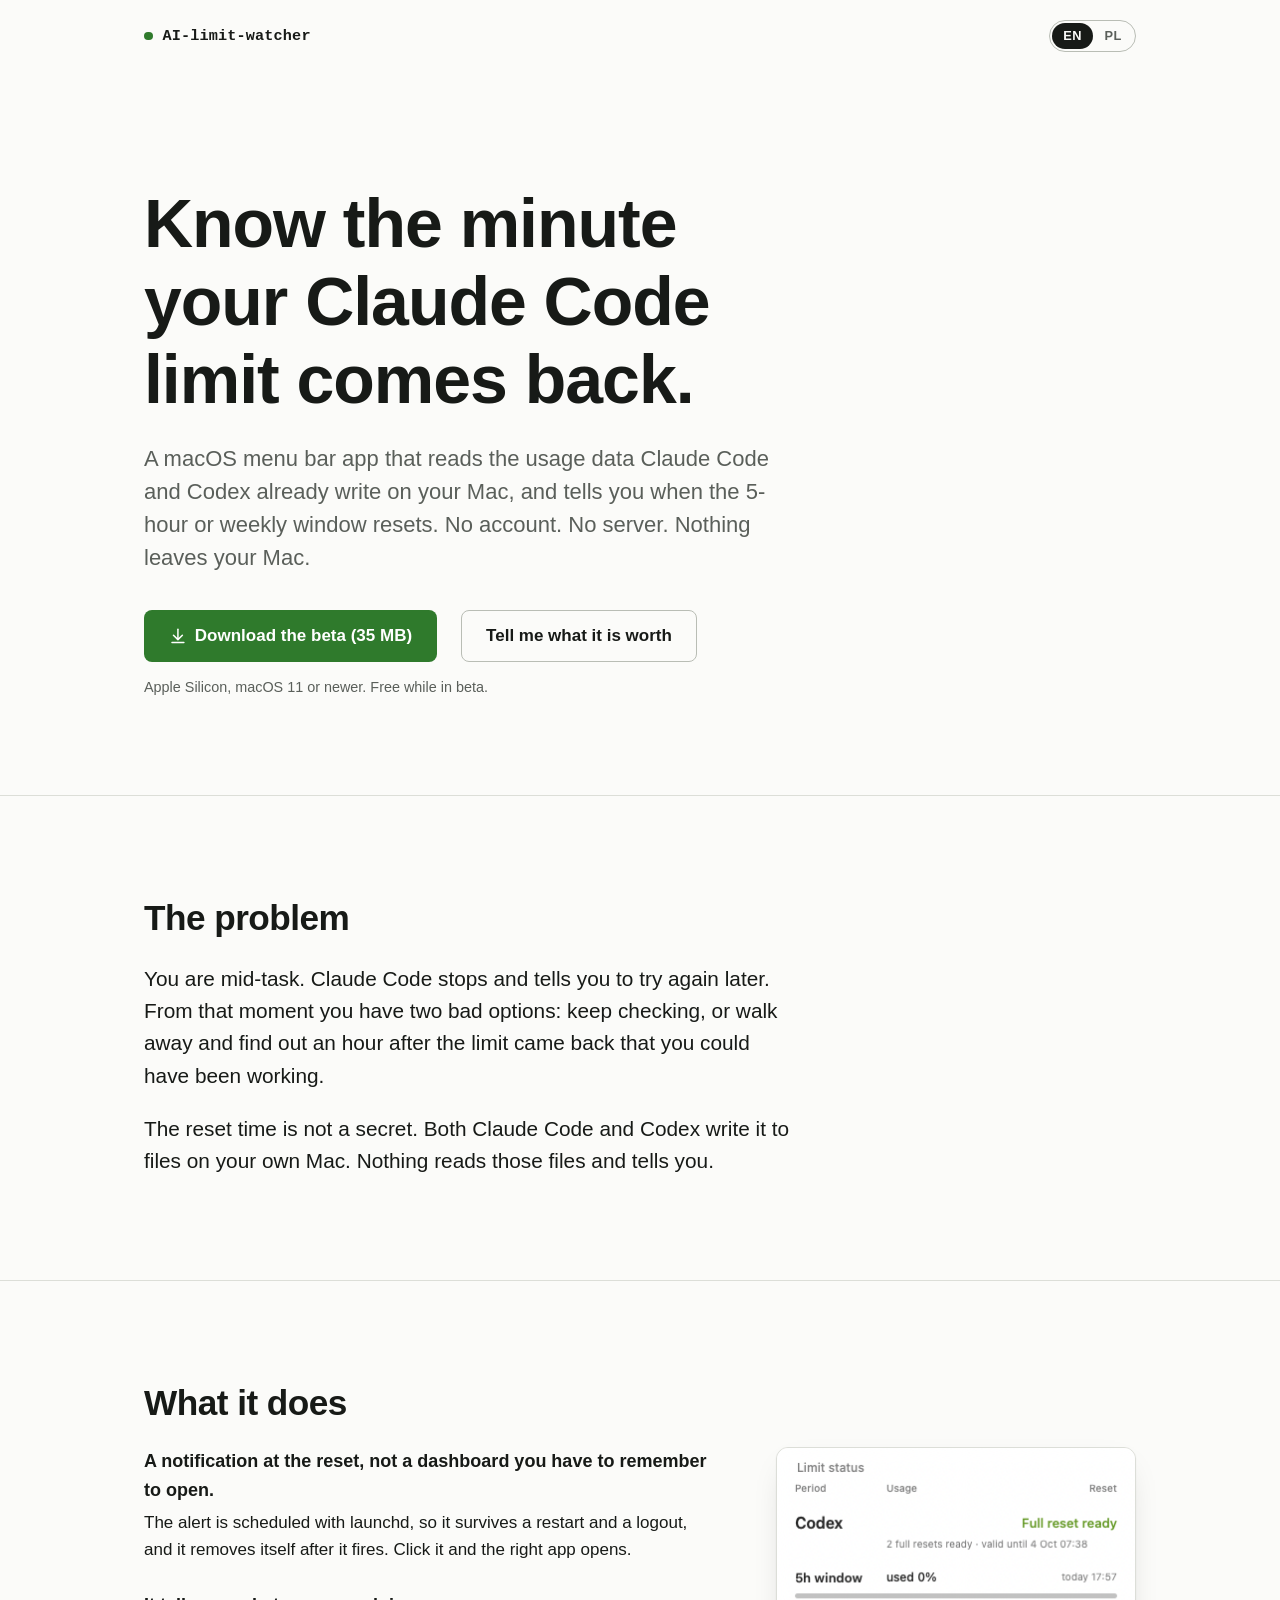
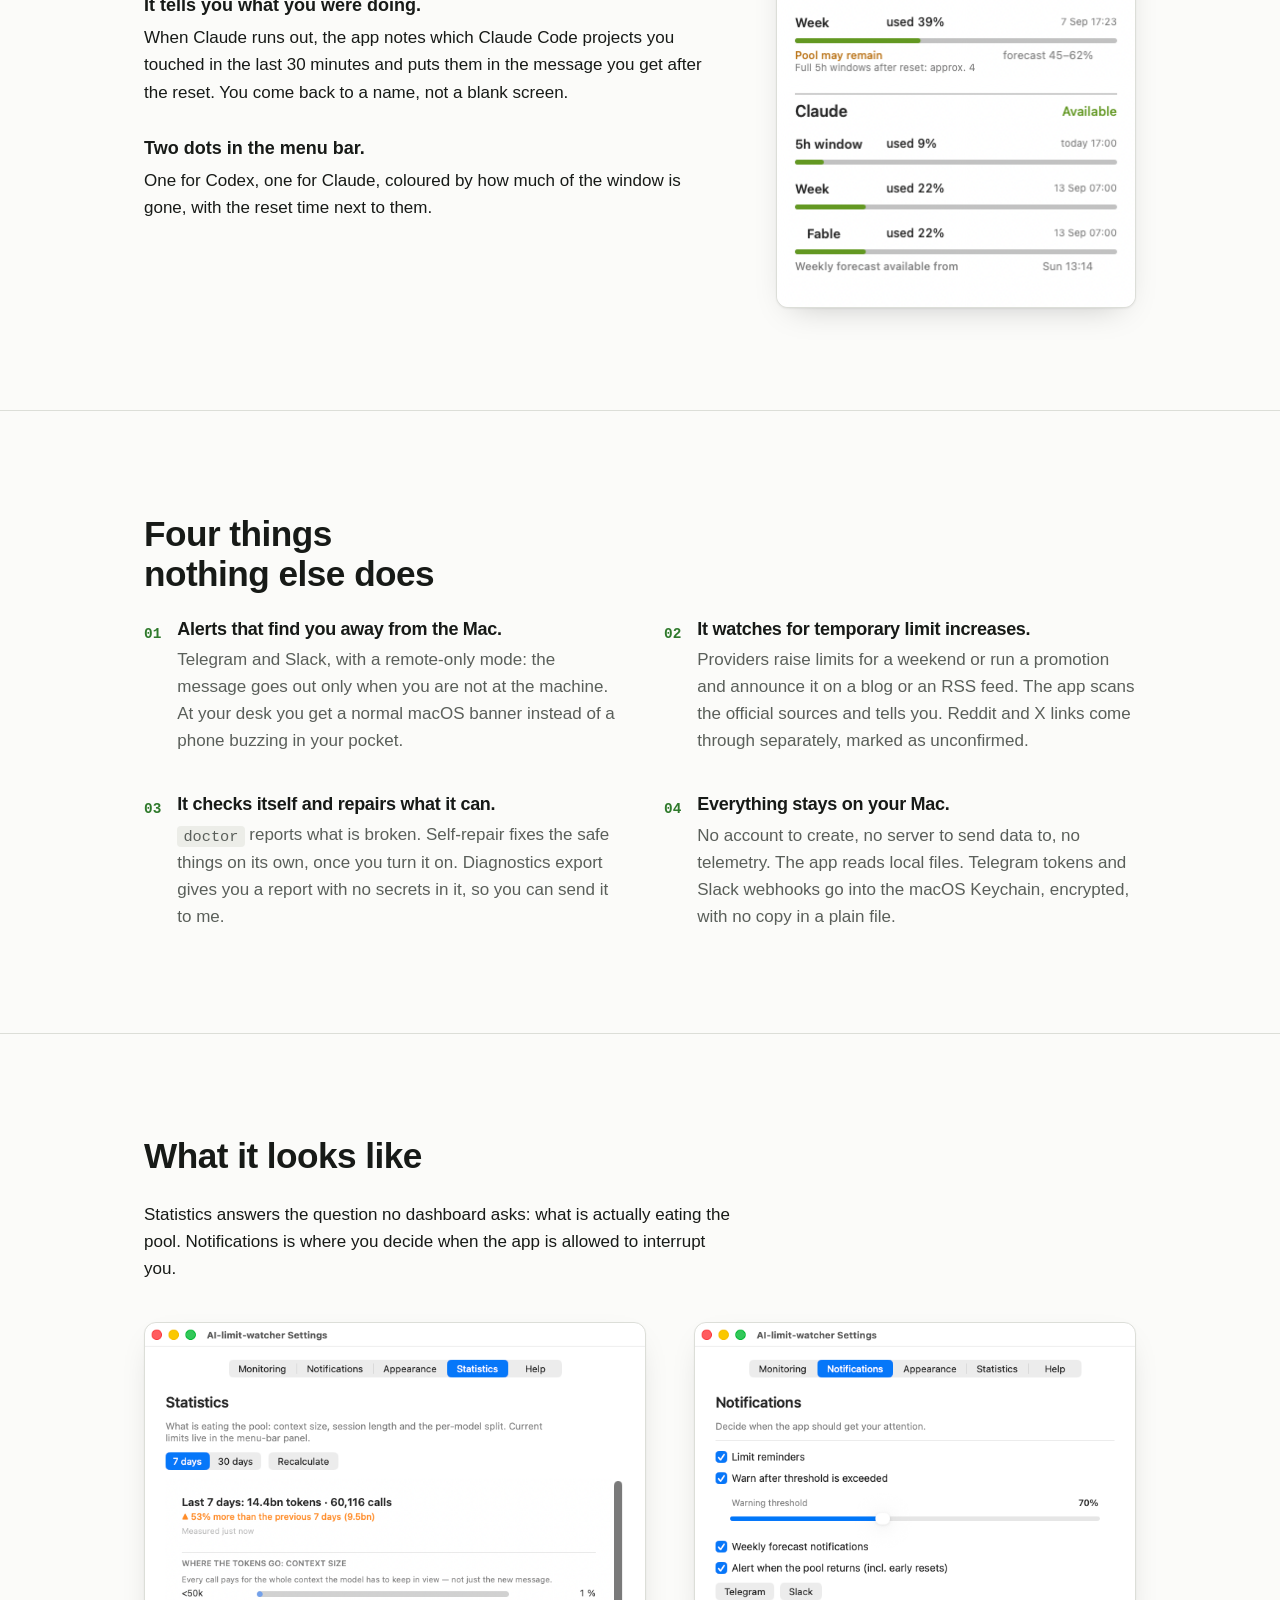
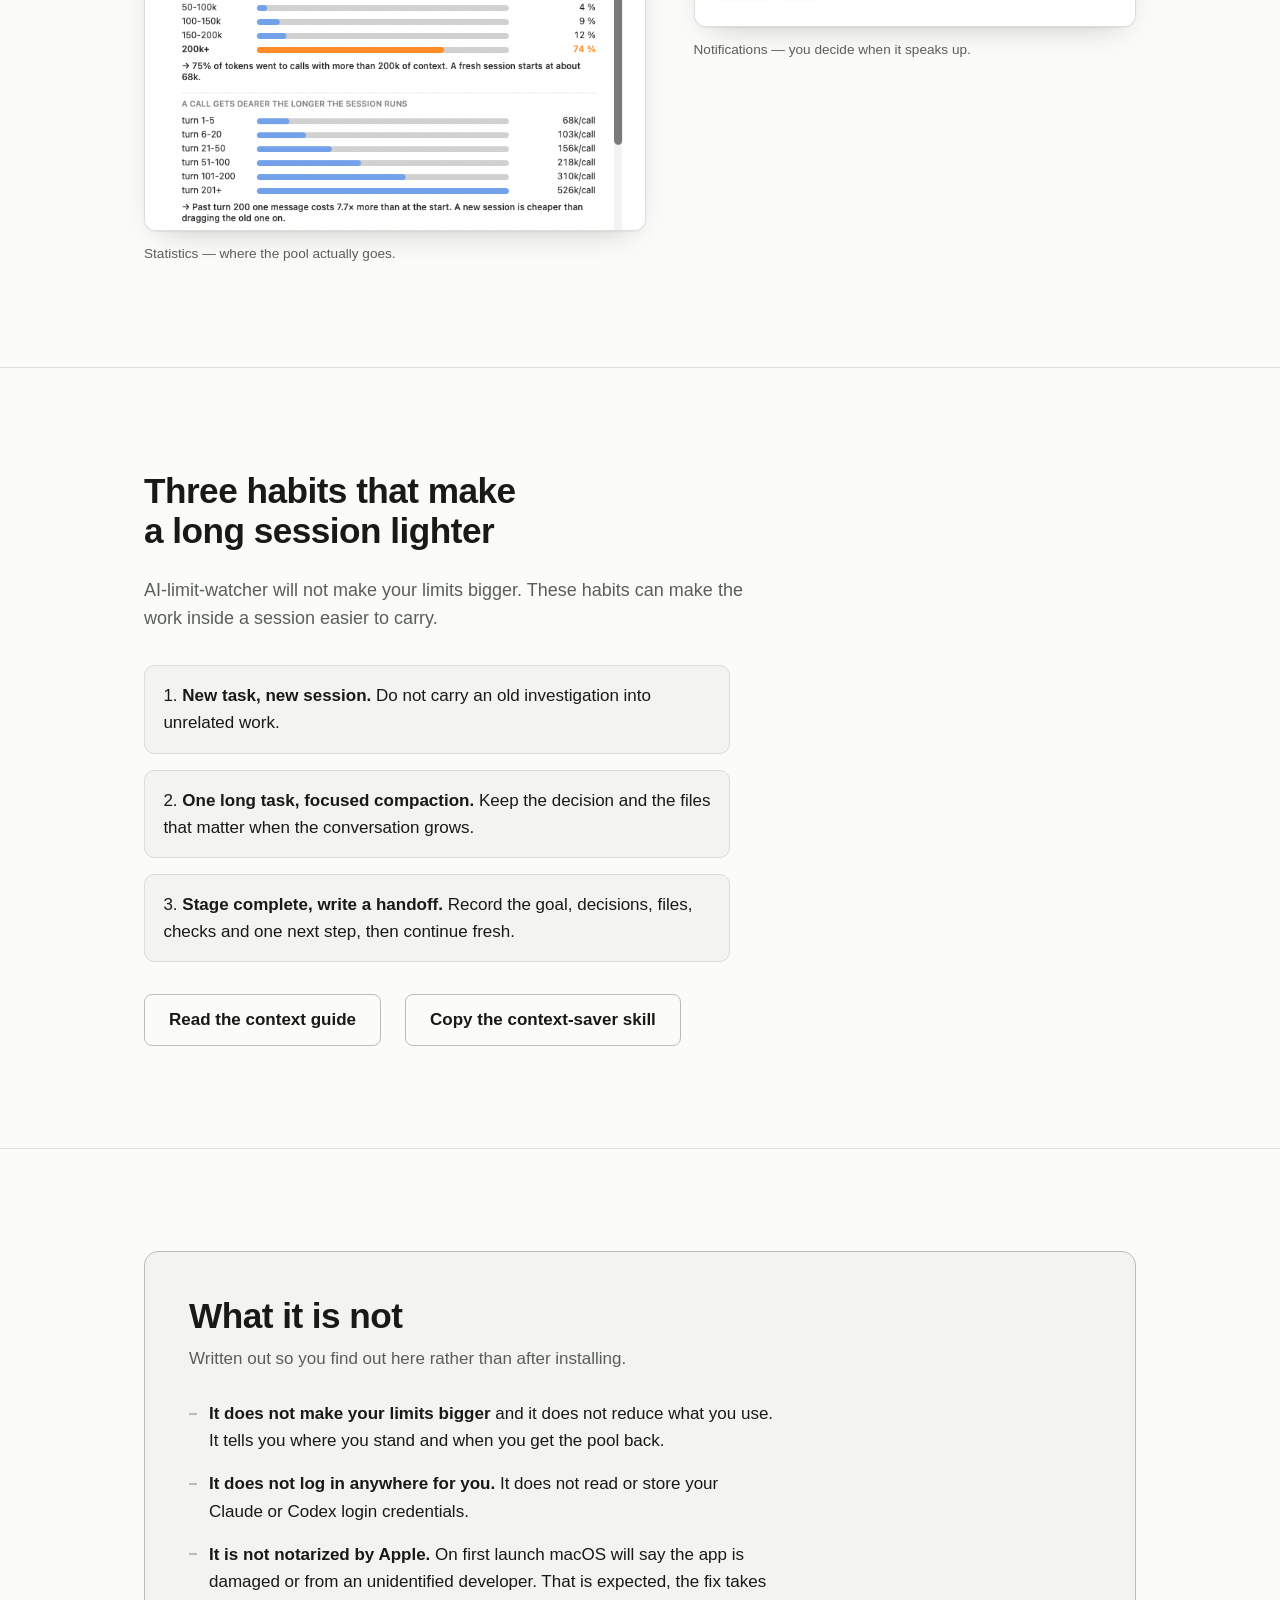
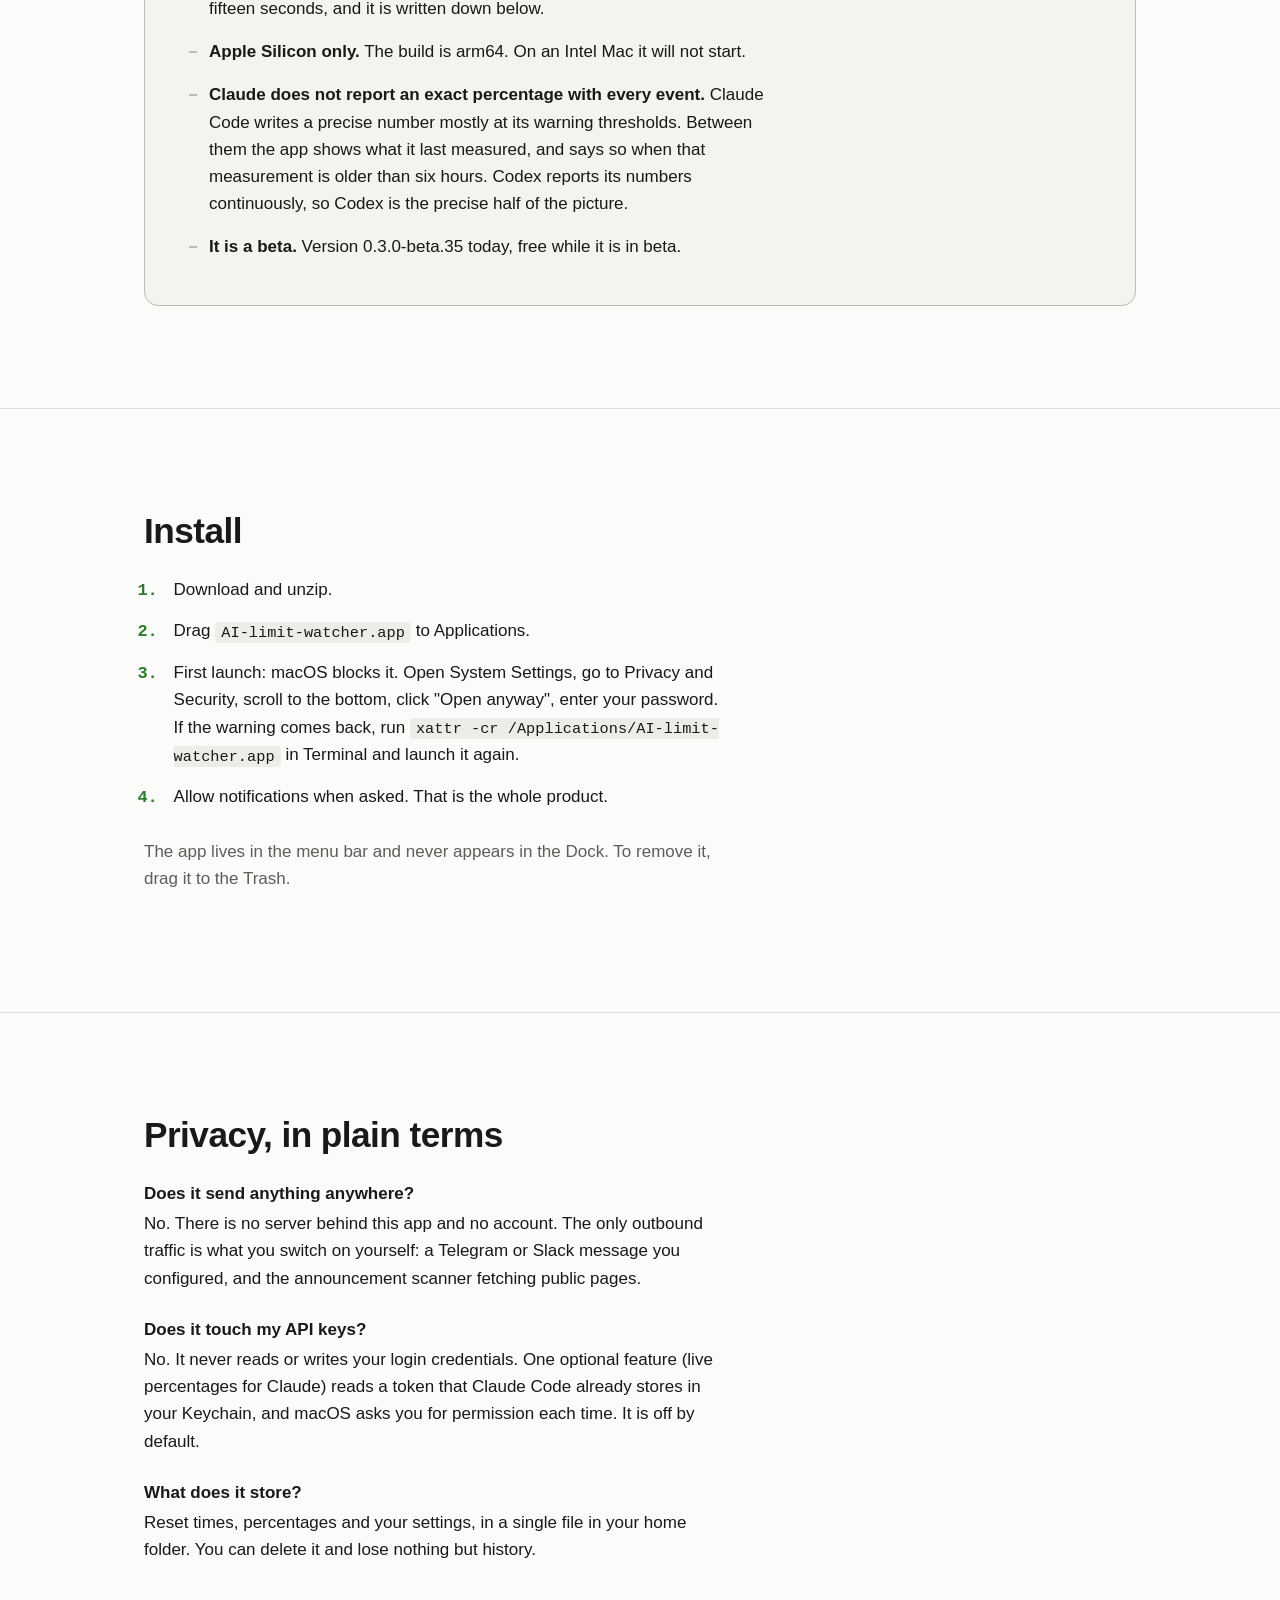
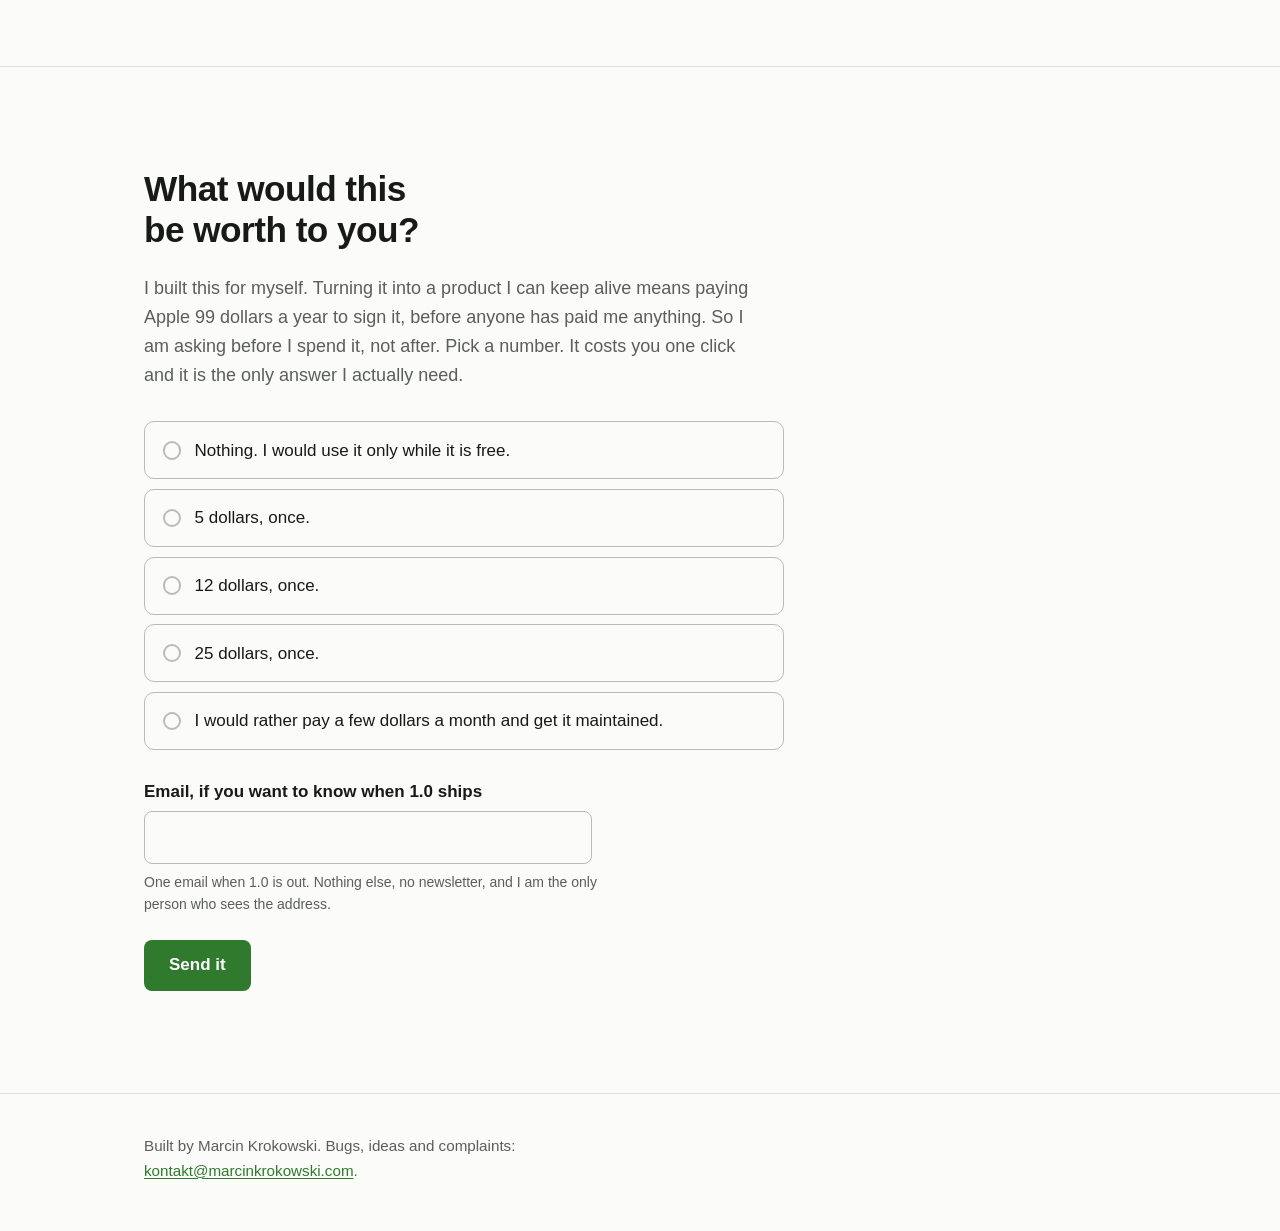
<file: index.html>
<!DOCTYPE html>
<html lang="en">
<head>
  <meta charset="utf-8">
  <meta name="viewport" content="width=device-width, initial-scale=1">
  <title>Claude Code & Codex limit monitor for macOS | AI-limit-watcher</title>
  <meta name="description" content="AI-limit-watcher shows when Claude Code and Codex limits reset on your Mac. See local usage, get reset alerts, and learn how context affects long sessions.">
  <meta name="color-scheme" content="light dark">
  <link rel="alternate" hreflang="en" href="https://limitwatcher.app/">
  <link rel="alternate" hreflang="pl" href="https://limitwatcher.app/pl/">
  <link rel="canonical" href="https://limitwatcher.app/">
  <link rel="alternate" hreflang="x-default" href="https://limitwatcher.app/">
  <link rel="icon" href="/favicon.png" type="image/png">
  <link rel="apple-touch-icon" href="/apple-touch-icon.png">
  <meta property="og:type" content="website">
  <meta property="og:site_name" content="AI-limit-watcher">
  <meta property="og:url" content="https://limitwatcher.app/">
  <meta property="og:locale" content="en_US">
  <meta property="og:locale:alternate" content="pl_PL">
  <meta property="og:title" content="AI-limit-watcher for macOS">
  <meta property="og:description" content="A macOS menu bar app that reads the usage data Claude Code and Codex already write on your Mac, and tells you when the 5-hour or weekly window resets. No account. No server. Nothing leaves your Mac.">
  <meta property="og:image" content="https://limitwatcher.app/zrzuty/og-1200x630.png">
  <meta property="og:image:width" content="1200">
  <meta property="og:image:height" content="630">
  <meta property="og:image:alt" content="The AI-limit-watcher app icon beside the name and the sentence: Know the minute your Claude Code limit comes back.">
  <meta name="twitter:card" content="summary_large_image">
  <script type="application/ld+json">
    {"@context":"https://schema.org","@type":"SoftwareApplication","name":"AI-limit-watcher","applicationCategory":"UtilitiesApplication","operatingSystem":"macOS 11 or newer","description":"A macOS menu bar app that shows Claude Code and Codex usage reset times from local data.","url":"https://limitwatcher.app/","inLanguage":"en","author":{"@type":"Person","name":"Marcin Krokowski"},"offers":{"@type":"Offer","price":"0","priceCurrency":"USD"}}
  </script>
  <link rel="stylesheet" href="style.css">
</head>
<body>

  <header class="site-header">
    <div class="wrap">
      <a class="wordmark" href="index.html">AI-limit-watcher</a>
      <nav class="lang-switch" aria-label="Language">
        <a href="index.html" lang="en" aria-current="page">EN</a>
        <a href="pl/index.html" lang="pl" hreflang="pl">PL</a>
      </nav>
    </div>
  </header>

  <main>

    <section class="hero">
      <div class="wrap">
        <h1>Know the minute your Claude Code limit comes back.</h1>
        <p class="lead">A macOS menu bar app that reads the usage data Claude Code and Codex already write on your Mac, and tells you when the 5-hour or weekly window resets. No account. No server. Nothing leaves your Mac.</p>
        <div class="cta-row">
          <a class="button button-primary" href="https://github.com/Marcin-Krokowski-Fotografia-Eventowa/ai-limit-watcher/releases/download/v0.3.0-beta.35/AI-limit-watcher-0.3.0-beta.35-macos-arm64.zip">
            <svg aria-hidden="true" viewBox="0 0 24 24" fill="none" stroke="currentColor" stroke-width="2" stroke-linecap="round" stroke-linejoin="round"><path d="M12 3v13"/><path d="m6 11 6 6 6-6"/><path d="M4 21h16"/></svg>
            Download the beta (35 MB)
          </a>
          <a class="button button-secondary" href="#price">Tell me what it is worth</a>
        </div>
        <p class="cta-note">Apple Silicon, macOS 11 or newer. Free while in beta.</p>
      </div>
    </section>

    <section class="section problem" aria-labelledby="problem-h">
      <div class="wrap">
        <h2 id="problem-h">The problem</h2>
        <p>You are mid-task. Claude Code stops and tells you to try again later. From that moment you have two bad options: keep checking, or walk away and find out an hour after the limit came back that you could have been working.</p>
        <p>The reset time is not a secret. Both Claude Code and Codex write it to files on your own Mac. Nothing reads those files and tells you.</p>
      </div>
    </section>

    <section class="section does" aria-labelledby="does-h">
      <div class="wrap">
        <h2 id="does-h">What it does</h2>
        <div class="does-grid">
          <div class="feature-list">
            <p><strong>A notification at the reset, not a dashboard you have to remember to open.</strong> The alert is scheduled with launchd, so it survives a restart and a logout, and it removes itself after it fires. Click it and the right app opens.</p>
            <p><strong>It tells you what you were doing.</strong> When Claude runs out, the app notes which Claude Code projects you touched in the last 30 minutes and puts them in the message you get after the reset. You come back to a name, not a blank screen.</p>
            <p><strong>Two dots in the menu bar.</strong> One for Codex, one for Claude, coloured by how much of the window is gone, with the reset time next to them.</p>
          </div>
          <figure class="shot">
            <img src="zrzuty/panel-en.png" width="360" height="461" alt="App panel in light mode: Codex and Claude limit status, each with a 5-hour window and a weekly window showing usage percentage, a green bar, and the reset time." loading="lazy" decoding="async">
          </figure>
        </div>
      </div>
    </section>

    <section class="section four" aria-labelledby="four-h">
      <div class="wrap">
        <h2 id="four-h">Four things nothing else does</h2>
        <div class="four-grid">
          <article>
            <h3>Alerts that find you away from the Mac.</h3>
            <p>Telegram and Slack, with a remote-only mode: the message goes out only when you are not at the machine. At your desk you get a normal macOS banner instead of a phone buzzing in your pocket.</p>
          </article>
          <article>
            <h3>It watches for temporary limit increases.</h3>
            <p>Providers raise limits for a weekend or run a promotion and announce it on a blog or an RSS feed. The app scans the official sources and tells you. Reddit and X links come through separately, marked as unconfirmed.</p>
          </article>
          <article>
            <h3>It checks itself and repairs what it can.</h3>
            <p><code>doctor</code> reports what is broken. Self-repair fixes the safe things on its own, once you turn it on. Diagnostics export gives you a report with no secrets in it, so you can send it to me.</p>
          </article>
          <article>
            <h3>Everything stays on your Mac.</h3>
            <p>No account to create, no server to send data to, no telemetry. The app reads local files. Telegram tokens and Slack webhooks go into the macOS Keychain, encrypted, with no copy in a plain file.</p>
          </article>
        </div>
      </div>
    </section>

    <section class="section shots" aria-labelledby="shots-h">
      <div class="wrap">
        <h2 id="shots-h">What it looks like</h2>
        <p>Statistics answers the question no dashboard asks: what is actually eating the pool. Notifications is where you decide when the app is allowed to interrupt you.</p>
        <div class="shots-grid">
          <figure>
            <img src="zrzuty/statystyki-en.png" width="680" height="690" alt="Statistics tab: 14.4 billion tokens and 60,116 calls over seven days, 53 percent more than the week before. Bars break the usage down by context size, where 74 percent of tokens went to calls above 200k, and by session length, where a message past turn 200 costs 526k against 68k at the start." loading="lazy" decoding="async">
            <figcaption>Statistics &mdash; where the pool actually goes.</figcaption>
          </figure>
          <figure>
            <img src="zrzuty/powiadomienia-en.png" width="600" height="412" alt="Notifications tab: checkboxes for limit reminders, a warning once a threshold is crossed with the threshold slider at 70 percent, weekly forecast alerts and an alert when the pool returns, plus buttons for Telegram and Slack." loading="lazy" decoding="async">
            <figcaption>Notifications &mdash; you decide when it speaks up.</figcaption>
          </figure>
        </div>
      </div>
    </section>

    <section class="section context-habits" aria-labelledby="context-habits-h">
      <div class="wrap">
        <h2 id="context-habits-h">Three habits that make a long session lighter</h2>
        <p class="section-intro">AI-limit-watcher will not make your limits bigger. These habits can make the work inside a session easier to carry.</p>
        <ol class="habit-list">
          <li><strong>New task, new session.</strong> Do not carry an old investigation into unrelated work.</li>
          <li><strong>One long task, focused compaction.</strong> Keep the decision and the files that matter when the conversation grows.</li>
          <li><strong>Stage complete, write a handoff.</strong> Record the goal, decisions, files, checks and one next step, then continue fresh.</li>
        </ol>
        <div class="cta-row">
          <a class="button button-secondary" href="guides/claude-code-context-window/">Read the context guide</a>
          <a class="button button-secondary" href="guides/claude-code-context-window/#context-saver">Copy the context-saver skill</a>
        </div>
      </div>
    </section>

    <section class="section" aria-labelledby="not-h">
      <div class="wrap">
        <div class="not-box">
          <h2 id="not-h">What it is not</h2>
          <p class="intro">Written out so you find out here rather than after installing.</p>
          <ul class="not-list">
            <li><strong>It does not make your limits bigger</strong> and it does not reduce what you use. It tells you where you stand and when you get the pool back.</li>
            <li><strong>It does not log in anywhere for you.</strong> It does not read or store your Claude or Codex login credentials.</li>
            <li><strong>It is not notarized by Apple.</strong> On first launch macOS will say the app is damaged or from an unidentified developer. That is expected, the fix takes fifteen seconds, and it is written down below.</li>
            <li><strong>Apple Silicon only.</strong> The build is arm64. On an Intel Mac it will not start.</li>
            <li><strong>Claude does not report an exact percentage with every event.</strong> Claude Code writes a precise number mostly at its warning thresholds. Between them the app shows what it last measured, and says so when that measurement is older than six hours. Codex reports its numbers continuously, so Codex is the precise half of the picture.</li>
            <li><strong>It is a beta.</strong> Version 0.3.0-beta.35 today, free while it is in beta.</li>
          </ul>
        </div>
      </div>
    </section>

    <section class="section install" id="install" aria-labelledby="install-h">
      <div class="wrap">
        <h2 id="install-h">Install</h2>
        <ol class="install-steps">
          <li>Download and unzip.</li>
          <li>Drag <code>AI-limit-watcher.app</code> to Applications.</li>
          <li>First launch: macOS blocks it. Open System Settings, go to Privacy and Security, scroll to the bottom, click "Open anyway", enter your password. If the warning comes back, run <code>xattr -cr /Applications/AI-limit-watcher.app</code> in Terminal and launch it again.</li>
          <li>Allow notifications when asked. That is the whole product.</li>
        </ol>
        <p class="install-after">The app lives in the menu bar and never appears in the Dock. To remove it, drag it to the Trash.</p>
      </div>
    </section>

    <section class="section privacy" aria-labelledby="privacy-h">
      <div class="wrap">
        <h2 id="privacy-h">Privacy, in plain terms</h2>
        <div class="qa">
          <p><strong>Does it send anything anywhere?</strong> No. There is no server behind this app and no account. The only outbound traffic is what you switch on yourself: a Telegram or Slack message you configured, and the announcement scanner fetching public pages.</p>
          <p><strong>Does it touch my API keys?</strong> No. It never reads or writes your login credentials. One optional feature (live percentages for Claude) reads a token that Claude Code already stores in your Keychain, and macOS asks you for permission each time. It is off by default.</p>
          <p><strong>What does it store?</strong> Reset times, percentages and your settings, in a single file in your home folder. You can delete it and lose nothing but history.</p>
        </div>
      </div>
    </section>

    <section class="section price" id="price" aria-labelledby="price-h">
      <div class="wrap">
        <h2 id="price-h">What would this be worth to you?</h2>
        <p class="section-intro">I built this for myself. Turning it into a product I can keep alive means paying Apple 99 dollars a year to sign it, before anyone has paid me anything. So I am asking before I spend it, not after. Pick a number. It costs you one click and it is the only answer I actually need.</p>

        <form class="price-form" action="https://api.web3forms.com/submit" method="POST" data-error="Something went wrong on the way. Write to kontakt@marcinkrokowski.com instead." data-confirmation="Thank you. That number goes straight into the decision.">
          <input type="hidden" name="access_key" value="56a6fc66-e1cf-4bbd-8d08-472c187bcb18">
          <input type="hidden" name="subject" value="ai-limit-watch: deklaracja ceny (EN)">
          <input type="hidden" name="from_name" value="limitwatcher.app">
          <input type="checkbox" name="botcheck" class="visually-hidden" style="display:none" tabindex="-1" autocomplete="off">
          <input type="hidden" name="lang" value="en">
          <!-- Where this answer came from. Empty means the visitor found the page
               on their own; a ?ref=... link (one sent round to people I know)
               lands here, so a friend's vote is not counted as a stranger's. -->
          <input type="hidden" name="ref" value="">

          <fieldset>
            <legend class="visually-hidden">Pick a number</legend>
            <div class="tiles">
              <label class="tile">
                <input type="radio" name="price" value="none" required>
                <span class="mark" aria-hidden="true"></span>
                <span>Nothing. I would use it only while it is free.</span>
              </label>
              <label class="tile">
                <input type="radio" name="price" value="5usd">
                <span class="mark" aria-hidden="true"></span>
                <span>5 dollars, once.</span>
              </label>
              <label class="tile">
                <input type="radio" name="price" value="12usd">
                <span class="mark" aria-hidden="true"></span>
                <span>12 dollars, once.</span>
              </label>
              <label class="tile">
                <input type="radio" name="price" value="25usd">
                <span class="mark" aria-hidden="true"></span>
                <span>25 dollars, once.</span>
              </label>
              <label class="tile">
                <input type="radio" name="price" value="monthly">
                <span class="mark" aria-hidden="true"></span>
                <span>I would rather pay a few dollars a month and get it maintained.</span>
              </label>
            </div>
          </fieldset>

          <div class="field">
            <label for="email">Email, if you want to know when 1.0 ships</label>
            <input type="email" id="email" name="email" autocomplete="email" spellcheck="false" aria-describedby="email-hint">
            <p class="hint" id="email-hint">One email when 1.0 is out. Nothing else, no newsletter, and I am the only person who sees the address.</p>
          </div>

          <button type="submit" class="button button-primary">Send it</button>
        </form>
      </div>
    </section>

  </main>

  <footer class="site-footer">
    <div class="wrap">
      <p>Built by Marcin Krokowski. Bugs, ideas and complaints: <a href="mailto:kontakt@marcinkrokowski.com">kontakt@marcinkrokowski.com</a>.</p>
    </div>
  </footer>

  <script>
    (function () {
      var form = document.querySelector('.price-form');
      if (!form) { return; }
      // Fill the hidden source marker from the link the visitor arrived by.
      // Kept to a short, safe token: this text ends up in an e-mail, so it must
      // not carry whatever anyone chooses to append to the URL.
      var ref = (new URLSearchParams(location.search).get('ref') || '')
        .replace(/[^a-zA-Z0-9_-]/g, '').slice(0, 32);
      var refField = form.querySelector('input[name="ref"]');
      if (refField) { refField.value = ref; }
      form.addEventListener('submit', function (event) {
        event.preventDefault();
        var data = Object.fromEntries(new FormData(form).entries());
        var done = function (text) {
          var p = document.createElement('p');
          p.className = 'form-done';
          p.setAttribute('role', 'status');
          p.textContent = text;
          form.replaceWith(p);
          p.setAttribute('tabindex', '-1');
          p.focus();
        };
        fetch(form.getAttribute('action'), {
          method: 'POST',
          headers: { 'Content-Type': 'application/json', 'Accept': 'application/json' },
          body: JSON.stringify(data)
        }).then(function (r) { return r.json(); })
          .then(function (r) { done(r.success ? form.getAttribute('data-confirmation') : form.getAttribute('data-error')); })
          .catch(function () { done(form.getAttribute('data-error')); });
      });
    })();
  </script>

</body>
</html>
</file>
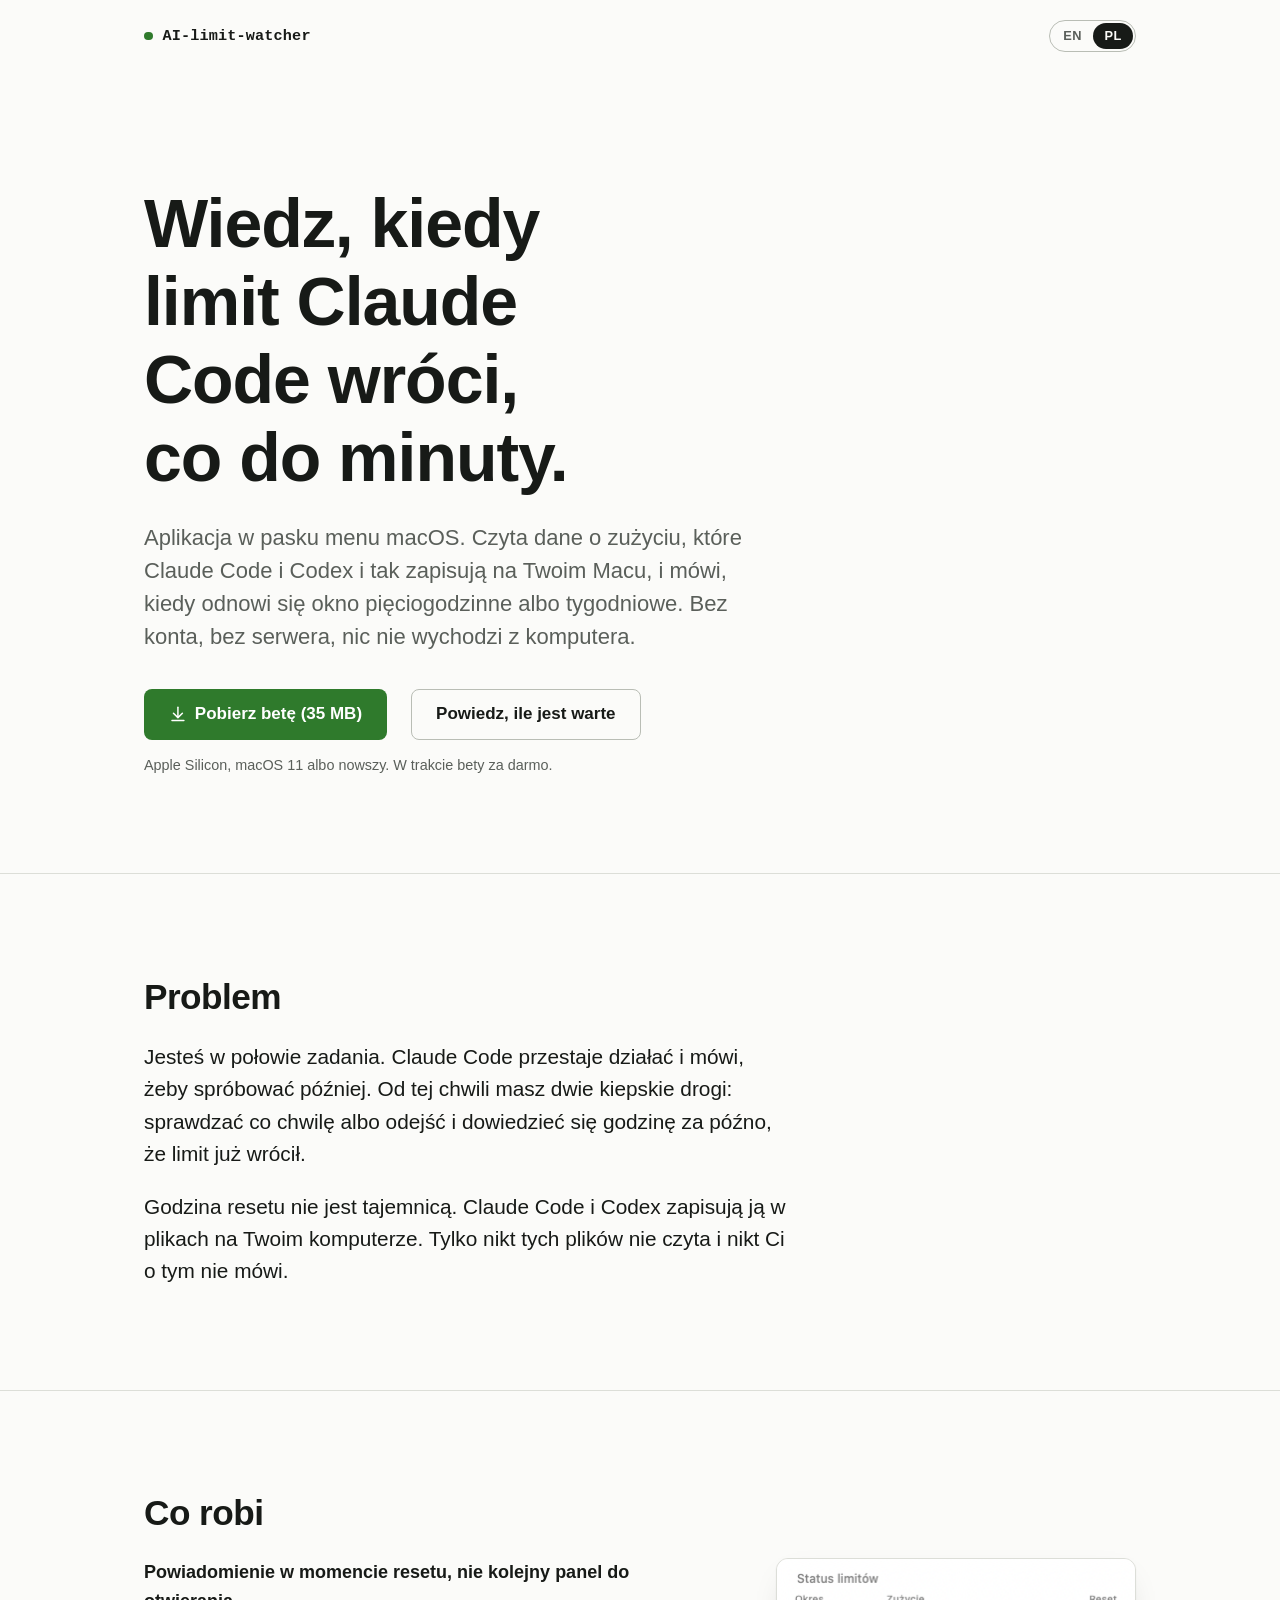
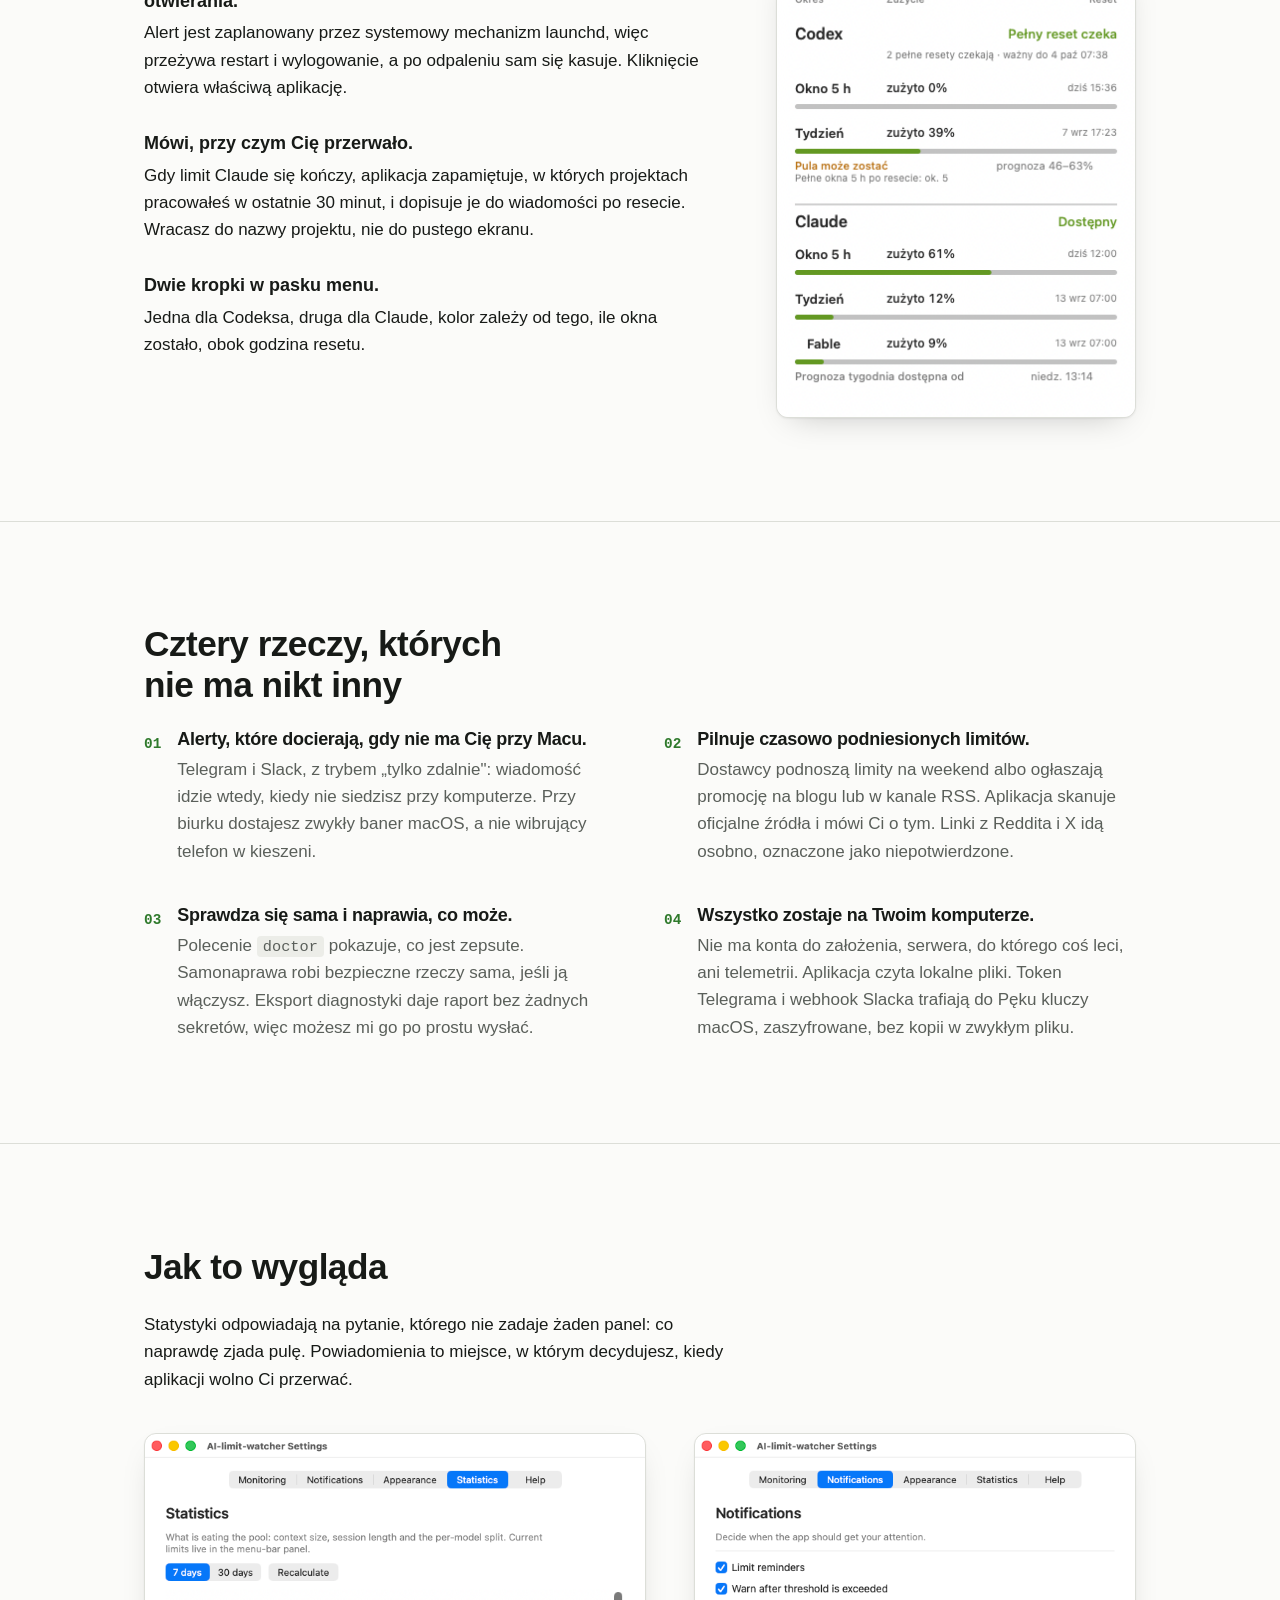
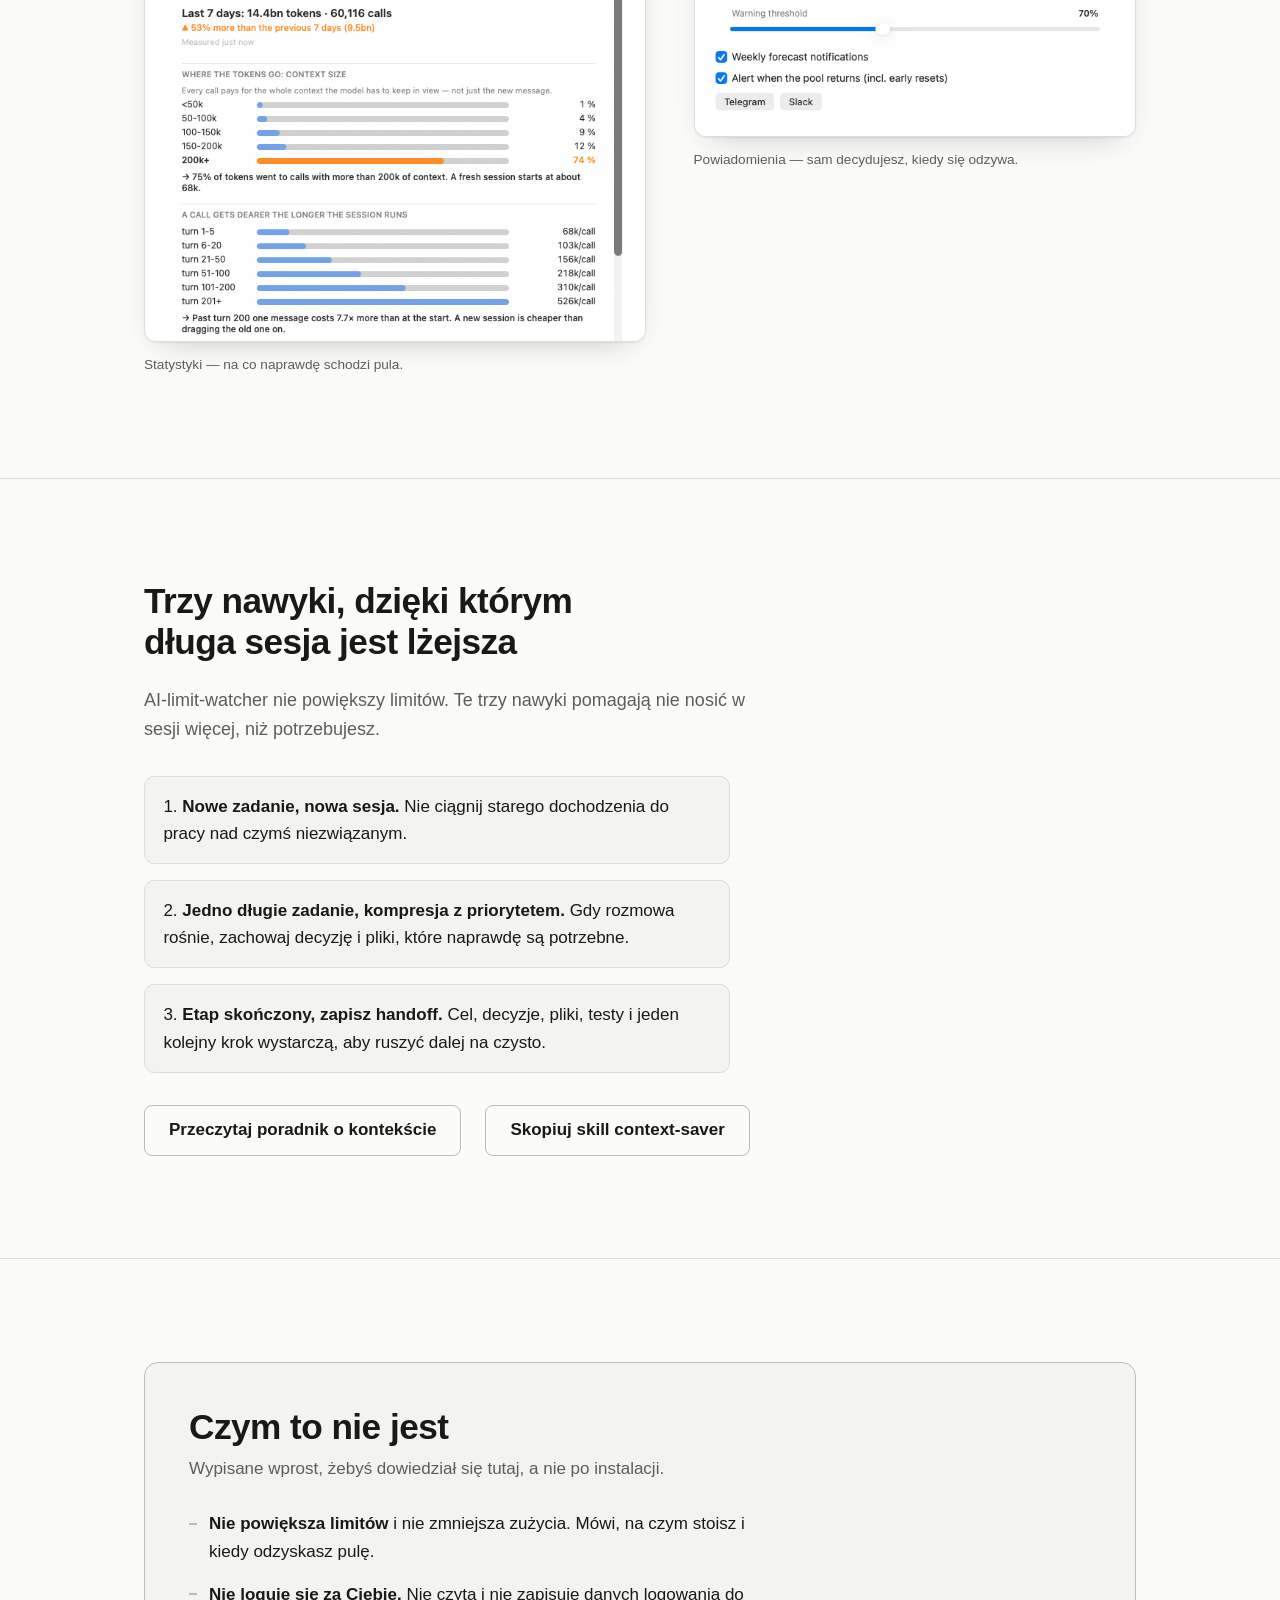
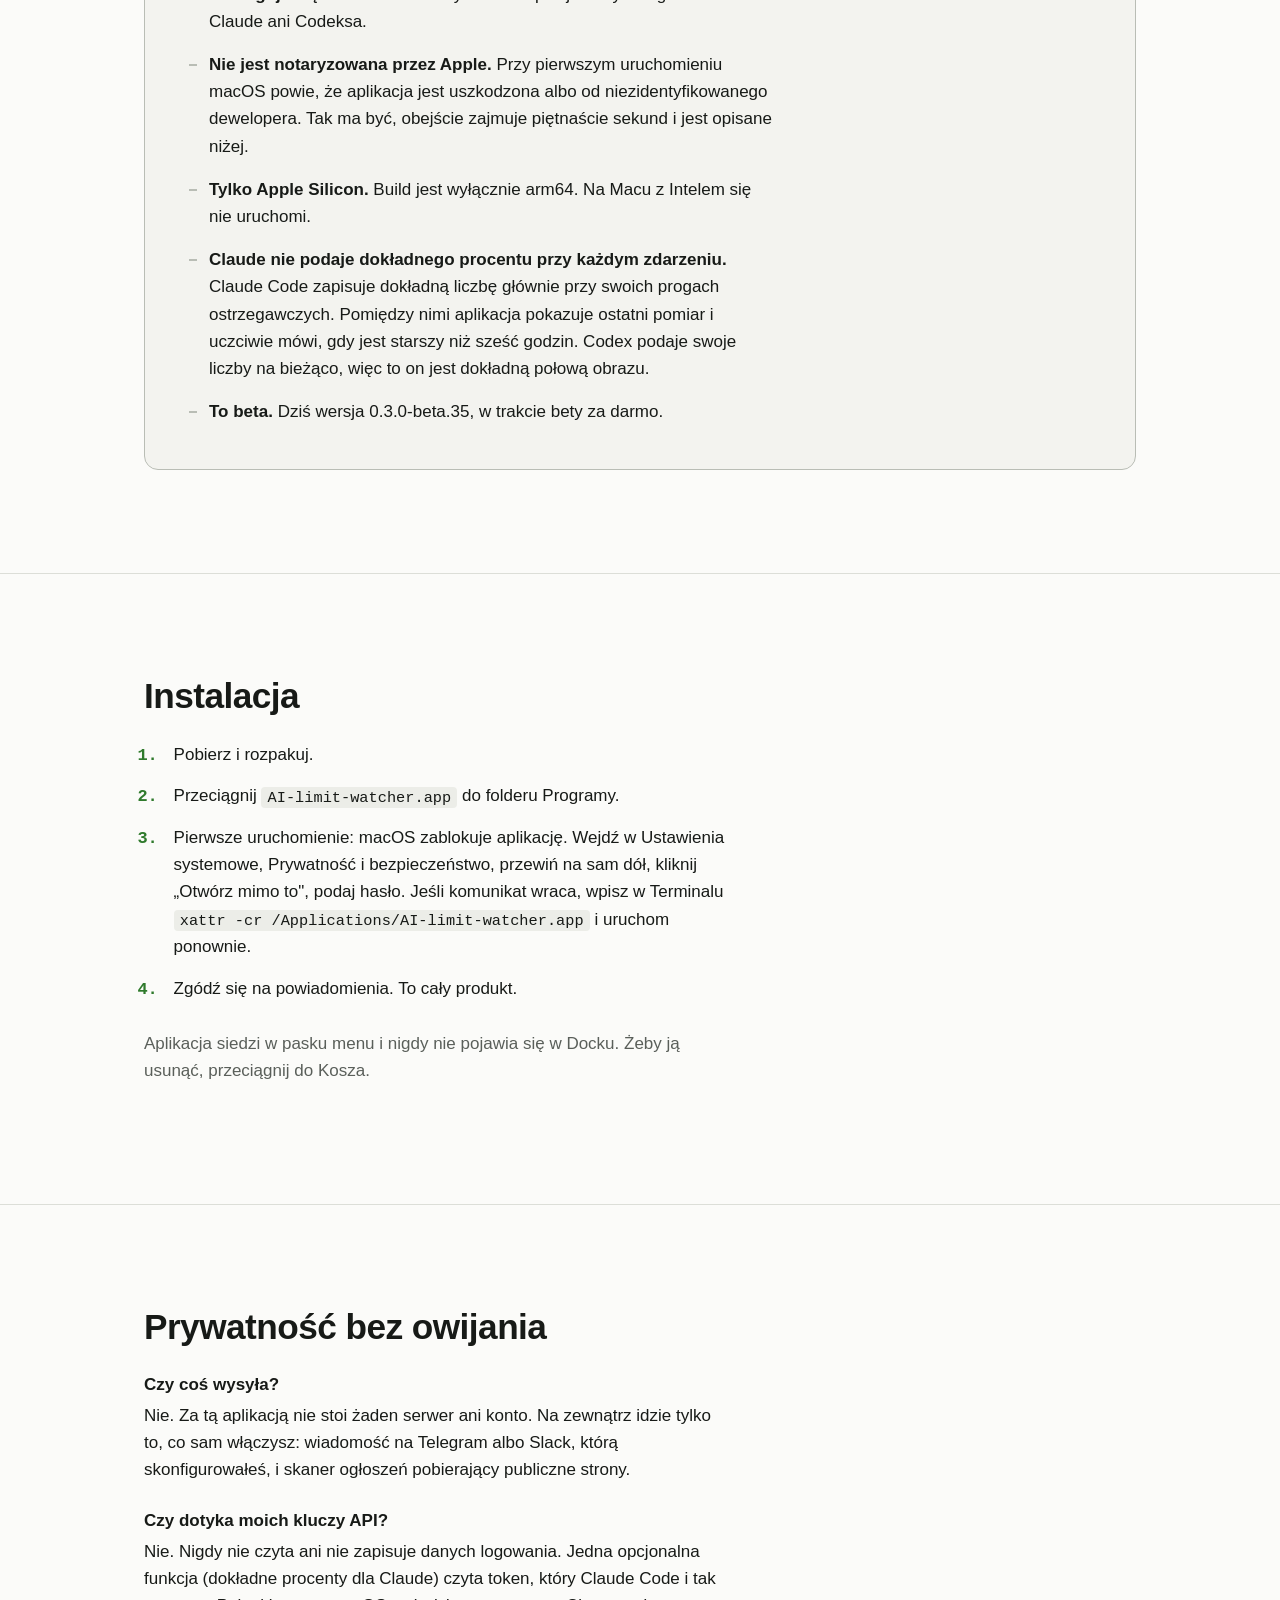
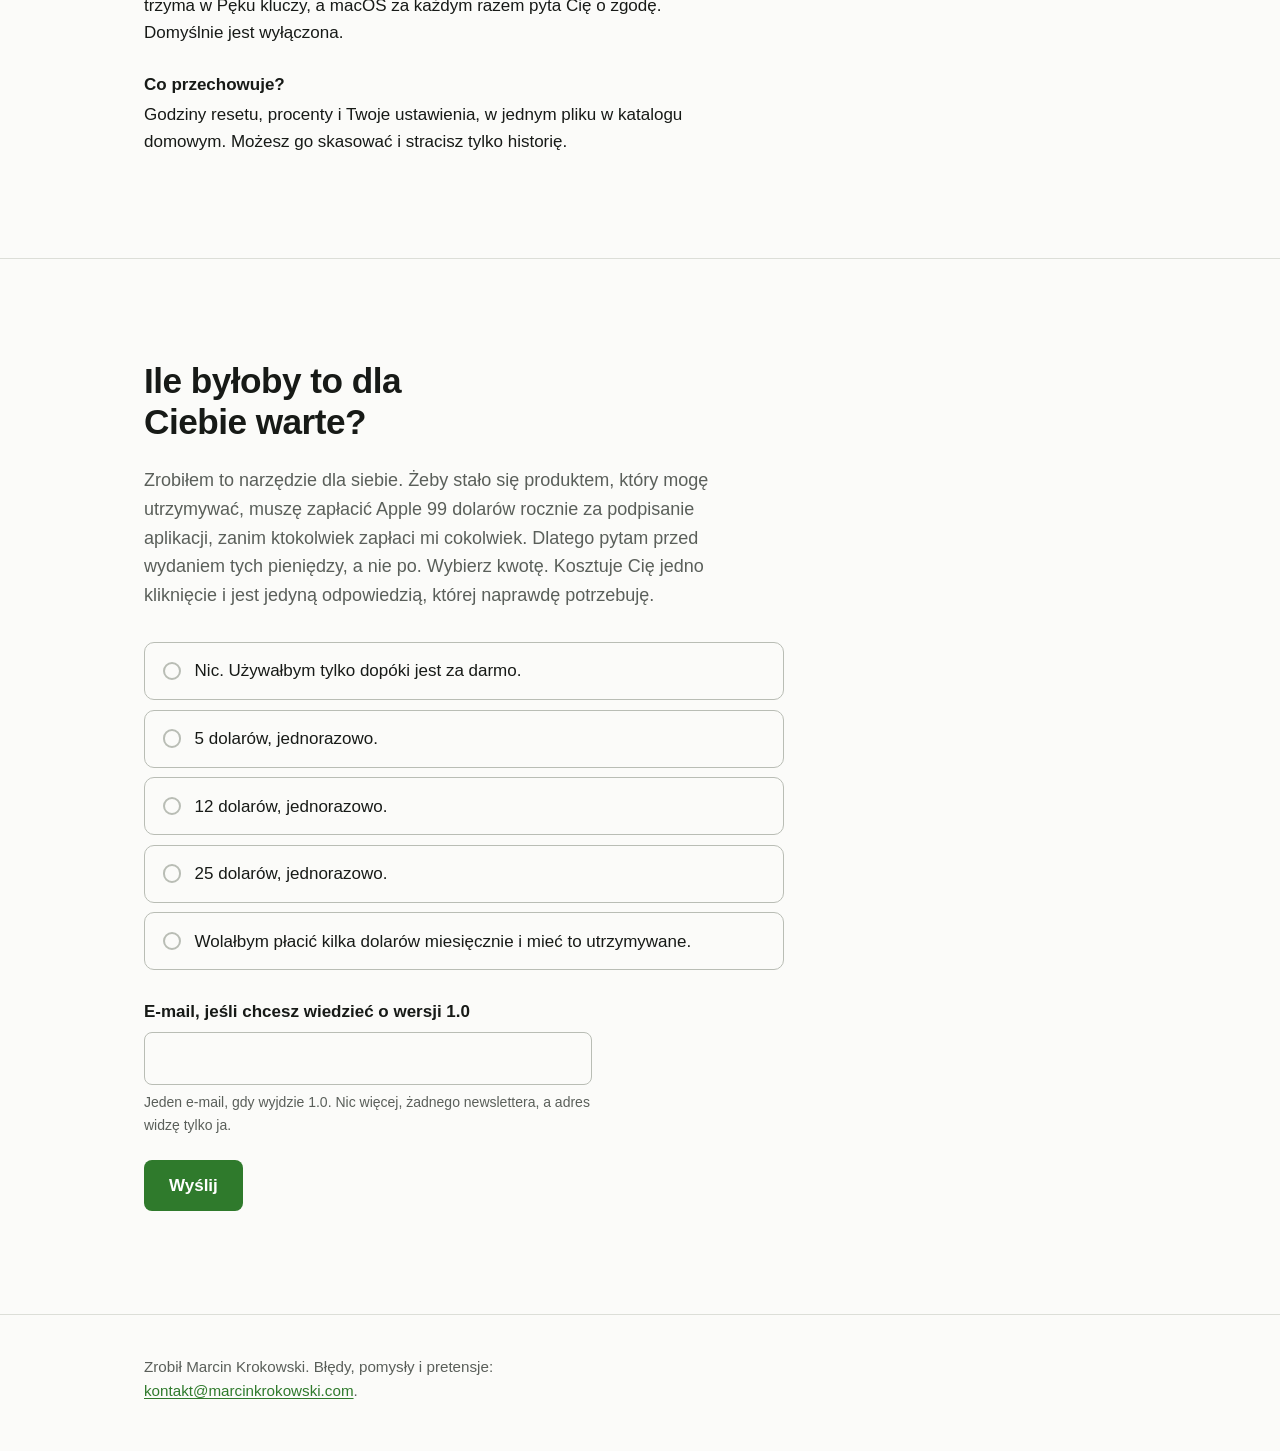
<file: pl/index.html>
<!DOCTYPE html>
<html lang="pl">
<head>
  <meta charset="utf-8">
  <meta name="viewport" content="width=device-width, initial-scale=1">
  <title>Limity Claude Code i Codex na macOS | AI-limit-watcher</title>
  <meta name="description" content="AI-limit-watcher pokazuje, kiedy wrócą limity Claude Code i Codex na Macu. Zobacz lokalne użycie, dostaj alerty i sprawdź, jak kontekst rośnie w długiej sesji.">
  <meta name="color-scheme" content="light dark">
  <link rel="alternate" hreflang="en" href="https://limitwatcher.app/">
  <link rel="alternate" hreflang="pl" href="https://limitwatcher.app/pl/">
  <link rel="canonical" href="https://limitwatcher.app/pl/">
  <link rel="alternate" hreflang="x-default" href="https://limitwatcher.app/">
  <link rel="icon" href="/favicon.png" type="image/png">
  <link rel="apple-touch-icon" href="/apple-touch-icon.png">
  <meta property="og:type" content="website">
  <meta property="og:site_name" content="AI-limit-watcher">
  <meta property="og:url" content="https://limitwatcher.app/pl/">
  <meta property="og:locale" content="pl_PL">
  <meta property="og:locale:alternate" content="en_US">
  <meta property="og:title" content="AI-limit-watcher na macOS">
  <meta property="og:description" content="Aplikacja w pasku menu macOS. Czyta dane o zużyciu, które Claude Code i Codex i tak zapisują na Twoim Macu, i mówi, kiedy odnowi się okno pięciogodzinne albo tygodniowe. Bez konta, bez serwera, nic nie wychodzi z komputera.">
  <meta property="og:image" content="https://limitwatcher.app/zrzuty/og-1200x630.png">
  <meta property="og:image:width" content="1200">
  <meta property="og:image:height" content="630">
  <meta property="og:image:alt" content="Ikona aplikacji AI-limit-watcher obok nazwy i zdania o tym, że aplikacja mówi, kiedy wraca limit Claude Code.">
  <meta name="twitter:card" content="summary_large_image">
  <script type="application/ld+json">
    {"@context":"https://schema.org","@type":"SoftwareApplication","name":"AI-limit-watcher","applicationCategory":"UtilitiesApplication","operatingSystem":"macOS 11 lub nowszy","description":"Aplikacja w pasku menu macOS pokazująca godziny resetu limitów Claude Code i Codex z lokalnych danych.","url":"https://limitwatcher.app/pl/","inLanguage":"pl","author":{"@type":"Person","name":"Marcin Krokowski"},"offers":{"@type":"Offer","price":"0","priceCurrency":"USD"}}
  </script>
  <link rel="stylesheet" href="../style.css">
</head>
<body>

  <header class="site-header">
    <div class="wrap">
      <a class="wordmark" href="index.html">AI-limit-watcher</a>
      <nav class="lang-switch" aria-label="Język">
        <a href="../index.html" lang="en" hreflang="en">EN</a>
        <a href="index.html" lang="pl" aria-current="page">PL</a>
      </nav>
    </div>
  </header>

  <main>

    <section class="hero">
      <div class="wrap">
        <h1>Wiedz, kiedy limit Claude Code wróci, co do minuty.</h1>
        <p class="lead">Aplikacja w pasku menu macOS. Czyta dane o zużyciu, które Claude Code i Codex i tak zapisują na Twoim Macu, i mówi, kiedy odnowi się okno pięciogodzinne albo tygodniowe. Bez konta, bez serwera, nic nie wychodzi z komputera.</p>
        <div class="cta-row">
          <a class="button button-primary" href="https://github.com/Marcin-Krokowski-Fotografia-Eventowa/ai-limit-watcher/releases/download/v0.3.0-beta.35/AI-limit-watcher-0.3.0-beta.35-macos-arm64.zip">
            <svg aria-hidden="true" viewBox="0 0 24 24" fill="none" stroke="currentColor" stroke-width="2" stroke-linecap="round" stroke-linejoin="round"><path d="M12 3v13"/><path d="m6 11 6 6 6-6"/><path d="M4 21h16"/></svg>
            Pobierz betę (35 MB)
          </a>
          <a class="button button-secondary" href="#price">Powiedz, ile jest warte</a>
        </div>
        <p class="cta-note">Apple Silicon, macOS 11 albo nowszy. W trakcie bety za darmo.</p>
      </div>
    </section>

    <section class="section problem" aria-labelledby="problem-h">
      <div class="wrap">
        <h2 id="problem-h">Problem</h2>
        <p>Jesteś w połowie zadania. Claude Code przestaje działać i mówi, żeby spróbować później. Od tej chwili masz dwie kiepskie drogi: sprawdzać co chwilę albo odejść i dowiedzieć się godzinę za późno, że limit już wrócił.</p>
        <p>Godzina resetu nie jest tajemnicą. Claude Code i Codex zapisują ją w plikach na Twoim komputerze. Tylko nikt tych plików nie czyta i nikt Ci o tym nie mówi.</p>
      </div>
    </section>

    <section class="section does" aria-labelledby="does-h">
      <div class="wrap">
        <h2 id="does-h">Co robi</h2>
        <div class="does-grid">
          <div class="feature-list">
            <p><strong>Powiadomienie w momencie resetu, nie kolejny panel do otwierania.</strong> Alert jest zaplanowany przez systemowy mechanizm launchd, więc przeżywa restart i wylogowanie, a po odpaleniu sam się kasuje. Kliknięcie otwiera właściwą aplikację.</p>
            <p><strong>Mówi, przy czym Cię przerwało.</strong> Gdy limit Claude się kończy, aplikacja zapamiętuje, w których projektach pracowałeś w ostatnie 30 minut, i dopisuje je do wiadomości po resecie. Wracasz do nazwy projektu, nie do pustego ekranu.</p>
            <p><strong>Dwie kropki w pasku menu.</strong> Jedna dla Codeksa, druga dla Claude, kolor zależy od tego, ile okna zostało, obok godzina resetu.</p>
          </div>
          <figure class="shot">
            <img src="../zrzuty/panel-jasny.png" width="360" height="461" alt="Panel aplikacji w jasnym motywie: status limitów Codeksa i Claude, dla każdego okno 5 h i tydzień z procentem zużycia, zielonym paskiem i godziną resetu." loading="lazy" decoding="async">
          </figure>
        </div>
      </div>
    </section>

    <section class="section four" aria-labelledby="four-h">
      <div class="wrap">
        <h2 id="four-h">Cztery rzeczy, których nie ma nikt inny</h2>
        <div class="four-grid">
          <article>
            <h3>Alerty, które docierają, gdy nie ma Cię przy Macu.</h3>
            <p>Telegram i Slack, z trybem „tylko zdalnie": wiadomość idzie wtedy, kiedy nie siedzisz przy komputerze. Przy biurku dostajesz zwykły baner macOS, a nie wibrujący telefon w kieszeni.</p>
          </article>
          <article>
            <h3>Pilnuje czasowo podniesionych limitów.</h3>
            <p>Dostawcy podnoszą limity na weekend albo ogłaszają promocję na blogu lub w kanale RSS. Aplikacja skanuje oficjalne źródła i mówi Ci o tym. Linki z Reddita i X idą osobno, oznaczone jako niepotwierdzone.</p>
          </article>
          <article>
            <h3>Sprawdza się sama i naprawia, co może.</h3>
            <p>Polecenie <code>doctor</code> pokazuje, co jest zepsute. Samonaprawa robi bezpieczne rzeczy sama, jeśli ją włączysz. Eksport diagnostyki daje raport bez żadnych sekretów, więc możesz mi go po prostu wysłać.</p>
          </article>
          <article>
            <h3>Wszystko zostaje na Twoim komputerze.</h3>
            <p>Nie ma konta do założenia, serwera, do którego coś leci, ani telemetrii. Aplikacja czyta lokalne pliki. Token Telegrama i webhook Slacka trafiają do Pęku kluczy macOS, zaszyfrowane, bez kopii w zwykłym pliku.</p>
          </article>
        </div>
      </div>
    </section>

    <section class="section shots" aria-labelledby="shots-h">
      <div class="wrap">
        <h2 id="shots-h">Jak to wygląda</h2>
        <p>Statystyki odpowiadają na pytanie, którego nie zadaje żaden panel: co naprawdę zjada pulę. Powiadomienia to miejsce, w którym decydujesz, kiedy aplikacji wolno Ci przerwać.</p>
        <div class="shots-grid">
          <figure>
            <img src="../zrzuty/statystyki-en.png" width="680" height="690" alt="Zakładka Statystyki: 14,4 miliarda tokenów i 60 116 wywołań w siedem dni, o 53 procent więcej niż tydzień wcześniej. Paski rozbijają zużycie na rozmiar kontekstu, gdzie 74 procent tokenów poszło w wywołania powyżej 200 tysięcy, oraz na długość sesji, gdzie wiadomość po 200 turze kosztuje 526 tysięcy wobec 68 tysięcy na starcie." loading="lazy" decoding="async">
            <figcaption>Statystyki &mdash; na co naprawdę schodzi pula.</figcaption>
          </figure>
          <figure>
            <img src="../zrzuty/powiadomienia-en.png" width="600" height="412" alt="Zakładka Powiadomienia: pola wyboru dla przypomnień o limicie, ostrzeżenia po przekroczeniu progu z suwakiem ustawionym na 70 procent, powiadomień prognozy tygodniowej i alertu po powrocie puli, obok przyciski Telegrama i Slacka." loading="lazy" decoding="async">
            <figcaption>Powiadomienia &mdash; sam decydujesz, kiedy się odzywa.</figcaption>
          </figure>
        </div>
      </div>
    </section>

    <section class="section context-habits" aria-labelledby="context-habits-h">
      <div class="wrap">
        <h2 id="context-habits-h">Trzy nawyki, dzięki którym długa sesja jest lżejsza</h2>
        <p class="section-intro">AI-limit-watcher nie powiększy limitów. Te trzy nawyki pomagają nie nosić w sesji więcej, niż potrzebujesz.</p>
        <ol class="habit-list">
          <li><strong>Nowe zadanie, nowa sesja.</strong> Nie ciągnij starego dochodzenia do pracy nad czymś niezwiązanym.</li>
          <li><strong>Jedno długie zadanie, kompresja z priorytetem.</strong> Gdy rozmowa rośnie, zachowaj decyzję i pliki, które naprawdę są potrzebne.</li>
          <li><strong>Etap skończony, zapisz handoff.</strong> Cel, decyzje, pliki, testy i jeden kolejny krok wystarczą, aby ruszyć dalej na czysto.</li>
        </ol>
        <div class="cta-row">
          <a class="button button-secondary" href="poradniki/okno-kontekstu-claude-code/">Przeczytaj poradnik o kontekście</a>
          <a class="button button-secondary" href="poradniki/okno-kontekstu-claude-code/#context-saver">Skopiuj skill context-saver</a>
        </div>
      </div>
    </section>

    <section class="section" aria-labelledby="not-h">
      <div class="wrap">
        <div class="not-box">
          <h2 id="not-h">Czym to nie jest</h2>
          <p class="intro">Wypisane wprost, żebyś dowiedział się tutaj, a nie po instalacji.</p>
          <ul class="not-list">
            <li><strong>Nie powiększa limitów</strong> i nie zmniejsza zużycia. Mówi, na czym stoisz i kiedy odzyskasz pulę.</li>
            <li><strong>Nie loguje się za Ciebie.</strong> Nie czyta i nie zapisuje danych logowania do Claude ani Codeksa.</li>
            <li><strong>Nie jest notaryzowana przez Apple.</strong> Przy pierwszym uruchomieniu macOS powie, że aplikacja jest uszkodzona albo od niezidentyfikowanego dewelopera. Tak ma być, obejście zajmuje piętnaście sekund i jest opisane niżej.</li>
            <li><strong>Tylko Apple Silicon.</strong> Build jest wyłącznie arm64. Na Macu z Intelem się nie uruchomi.</li>
            <li><strong>Claude nie podaje dokładnego procentu przy każdym zdarzeniu.</strong> Claude Code zapisuje dokładną liczbę głównie przy swoich progach ostrzegawczych. Pomiędzy nimi aplikacja pokazuje ostatni pomiar i uczciwie mówi, gdy jest starszy niż sześć godzin. Codex podaje swoje liczby na bieżąco, więc to on jest dokładną połową obrazu.</li>
            <li><strong>To beta.</strong> Dziś wersja 0.3.0-beta.35, w trakcie bety za darmo.</li>
          </ul>
        </div>
      </div>
    </section>

    <section class="section install" id="install" aria-labelledby="install-h">
      <div class="wrap">
        <h2 id="install-h">Instalacja</h2>
        <ol class="install-steps">
          <li>Pobierz i rozpakuj.</li>
          <li>Przeciągnij <code>AI-limit-watcher.app</code> do folderu Programy.</li>
          <li>Pierwsze uruchomienie: macOS zablokuje aplikację. Wejdź w Ustawienia systemowe, Prywatność i bezpieczeństwo, przewiń na sam dół, kliknij „Otwórz mimo to", podaj hasło. Jeśli komunikat wraca, wpisz w Terminalu <code>xattr -cr /Applications/AI-limit-watcher.app</code> i uruchom ponownie.</li>
          <li>Zgódź się na powiadomienia. To cały produkt.</li>
        </ol>
        <p class="install-after">Aplikacja siedzi w pasku menu i nigdy nie pojawia się w Docku. Żeby ją usunąć, przeciągnij do Kosza.</p>
      </div>
    </section>

    <section class="section privacy" aria-labelledby="privacy-h">
      <div class="wrap">
        <h2 id="privacy-h">Prywatność bez owijania</h2>
        <div class="qa">
          <p><strong>Czy coś wysyła?</strong> Nie. Za tą aplikacją nie stoi żaden serwer ani konto. Na zewnątrz idzie tylko to, co sam włączysz: wiadomość na Telegram albo Slack, którą skonfigurowałeś, i skaner ogłoszeń pobierający publiczne strony.</p>
          <p><strong>Czy dotyka moich kluczy API?</strong> Nie. Nigdy nie czyta ani nie zapisuje danych logowania. Jedna opcjonalna funkcja (dokładne procenty dla Claude) czyta token, który Claude Code i tak trzyma w Pęku kluczy, a macOS za każdym razem pyta Cię o zgodę. Domyślnie jest wyłączona.</p>
          <p><strong>Co przechowuje?</strong> Godziny resetu, procenty i Twoje ustawienia, w jednym pliku w katalogu domowym. Możesz go skasować i stracisz tylko historię.</p>
        </div>
      </div>
    </section>

    <section class="section price" id="price" aria-labelledby="price-h">
      <div class="wrap">
        <h2 id="price-h">Ile byłoby to dla Ciebie warte?</h2>
        <p class="section-intro">Zrobiłem to narzędzie dla siebie. Żeby stało się produktem, który mogę utrzymywać, muszę zapłacić Apple 99 dolarów rocznie za podpisanie aplikacji, zanim ktokolwiek zapłaci mi cokolwiek. Dlatego pytam przed wydaniem tych pieniędzy, a nie po. Wybierz kwotę. Kosztuje Cię jedno kliknięcie i jest jedyną odpowiedzią, której naprawdę potrzebuję.</p>

        <form class="price-form" action="https://api.web3forms.com/submit" method="POST" data-error="Coś poszło nie tak po drodze. Napisz zamiast tego na kontakt@marcinkrokowski.com." data-confirmation="Dziękuję. Ta kwota idzie prosto do decyzji.">
          <input type="hidden" name="access_key" value="56a6fc66-e1cf-4bbd-8d08-472c187bcb18">
          <input type="hidden" name="subject" value="ai-limit-watch: deklaracja ceny (PL)">
          <input type="hidden" name="from_name" value="limitwatcher.app">
          <input type="checkbox" name="botcheck" class="visually-hidden" style="display:none" tabindex="-1" autocomplete="off">
          <input type="hidden" name="lang" value="pl">
          <!-- Where this answer came from. Empty means the visitor found the page
               on their own; a ?ref=... link (one sent round to people I know)
               lands here, so a friend's vote is not counted as a stranger's. -->
          <input type="hidden" name="ref" value="">

          <fieldset>
            <legend class="visually-hidden">Wybierz kwotę</legend>
            <div class="tiles">
              <label class="tile">
                <input type="radio" name="price" value="none" required>
                <span class="mark" aria-hidden="true"></span>
                <span>Nic. Używałbym tylko dopóki jest za darmo.</span>
              </label>
              <label class="tile">
                <input type="radio" name="price" value="5usd">
                <span class="mark" aria-hidden="true"></span>
                <span>5 dolarów, jednorazowo.</span>
              </label>
              <label class="tile">
                <input type="radio" name="price" value="12usd">
                <span class="mark" aria-hidden="true"></span>
                <span>12 dolarów, jednorazowo.</span>
              </label>
              <label class="tile">
                <input type="radio" name="price" value="25usd">
                <span class="mark" aria-hidden="true"></span>
                <span>25 dolarów, jednorazowo.</span>
              </label>
              <label class="tile">
                <input type="radio" name="price" value="monthly">
                <span class="mark" aria-hidden="true"></span>
                <span>Wolałbym płacić kilka dolarów miesięcznie i mieć to utrzymywane.</span>
              </label>
            </div>
          </fieldset>

          <div class="field">
            <label for="email">E-mail, jeśli chcesz wiedzieć o wersji 1.0</label>
            <input type="email" id="email" name="email" autocomplete="email" spellcheck="false" aria-describedby="email-hint">
            <p class="hint" id="email-hint">Jeden e-mail, gdy wyjdzie 1.0. Nic więcej, żadnego newslettera, a adres widzę tylko ja.</p>
          </div>

          <button type="submit" class="button button-primary">Wyślij</button>
        </form>
      </div>
    </section>

  </main>

  <footer class="site-footer">
    <div class="wrap">
      <p>Zrobił Marcin Krokowski. Błędy, pomysły i pretensje: <a href="mailto:kontakt@marcinkrokowski.com">kontakt@marcinkrokowski.com</a>.</p>
    </div>
  </footer>

  <script>
    (function () {
      var form = document.querySelector('.price-form');
      if (!form) { return; }
      // Fill the hidden source marker from the link the visitor arrived by.
      // Kept to a short, safe token: this text ends up in an e-mail, so it must
      // not carry whatever anyone chooses to append to the URL.
      var ref = (new URLSearchParams(location.search).get('ref') || '')
        .replace(/[^a-zA-Z0-9_-]/g, '').slice(0, 32);
      var refField = form.querySelector('input[name="ref"]');
      if (refField) { refField.value = ref; }
      form.addEventListener('submit', function (event) {
        event.preventDefault();
        var data = Object.fromEntries(new FormData(form).entries());
        var done = function (text) {
          var p = document.createElement('p');
          p.className = 'form-done';
          p.setAttribute('role', 'status');
          p.textContent = text;
          form.replaceWith(p);
          p.setAttribute('tabindex', '-1');
          p.focus();
        };
        fetch(form.getAttribute('action'), {
          method: 'POST',
          headers: { 'Content-Type': 'application/json', 'Accept': 'application/json' },
          body: JSON.stringify(data)
        }).then(function (r) { return r.json(); })
          .then(function (r) { done(r.success ? form.getAttribute('data-confirmation') : form.getAttribute('data-error')); })
          .catch(function () { done(form.getAttribute('data-error')); });
      });
    })();
  </script>

</body>
</html>
</file>
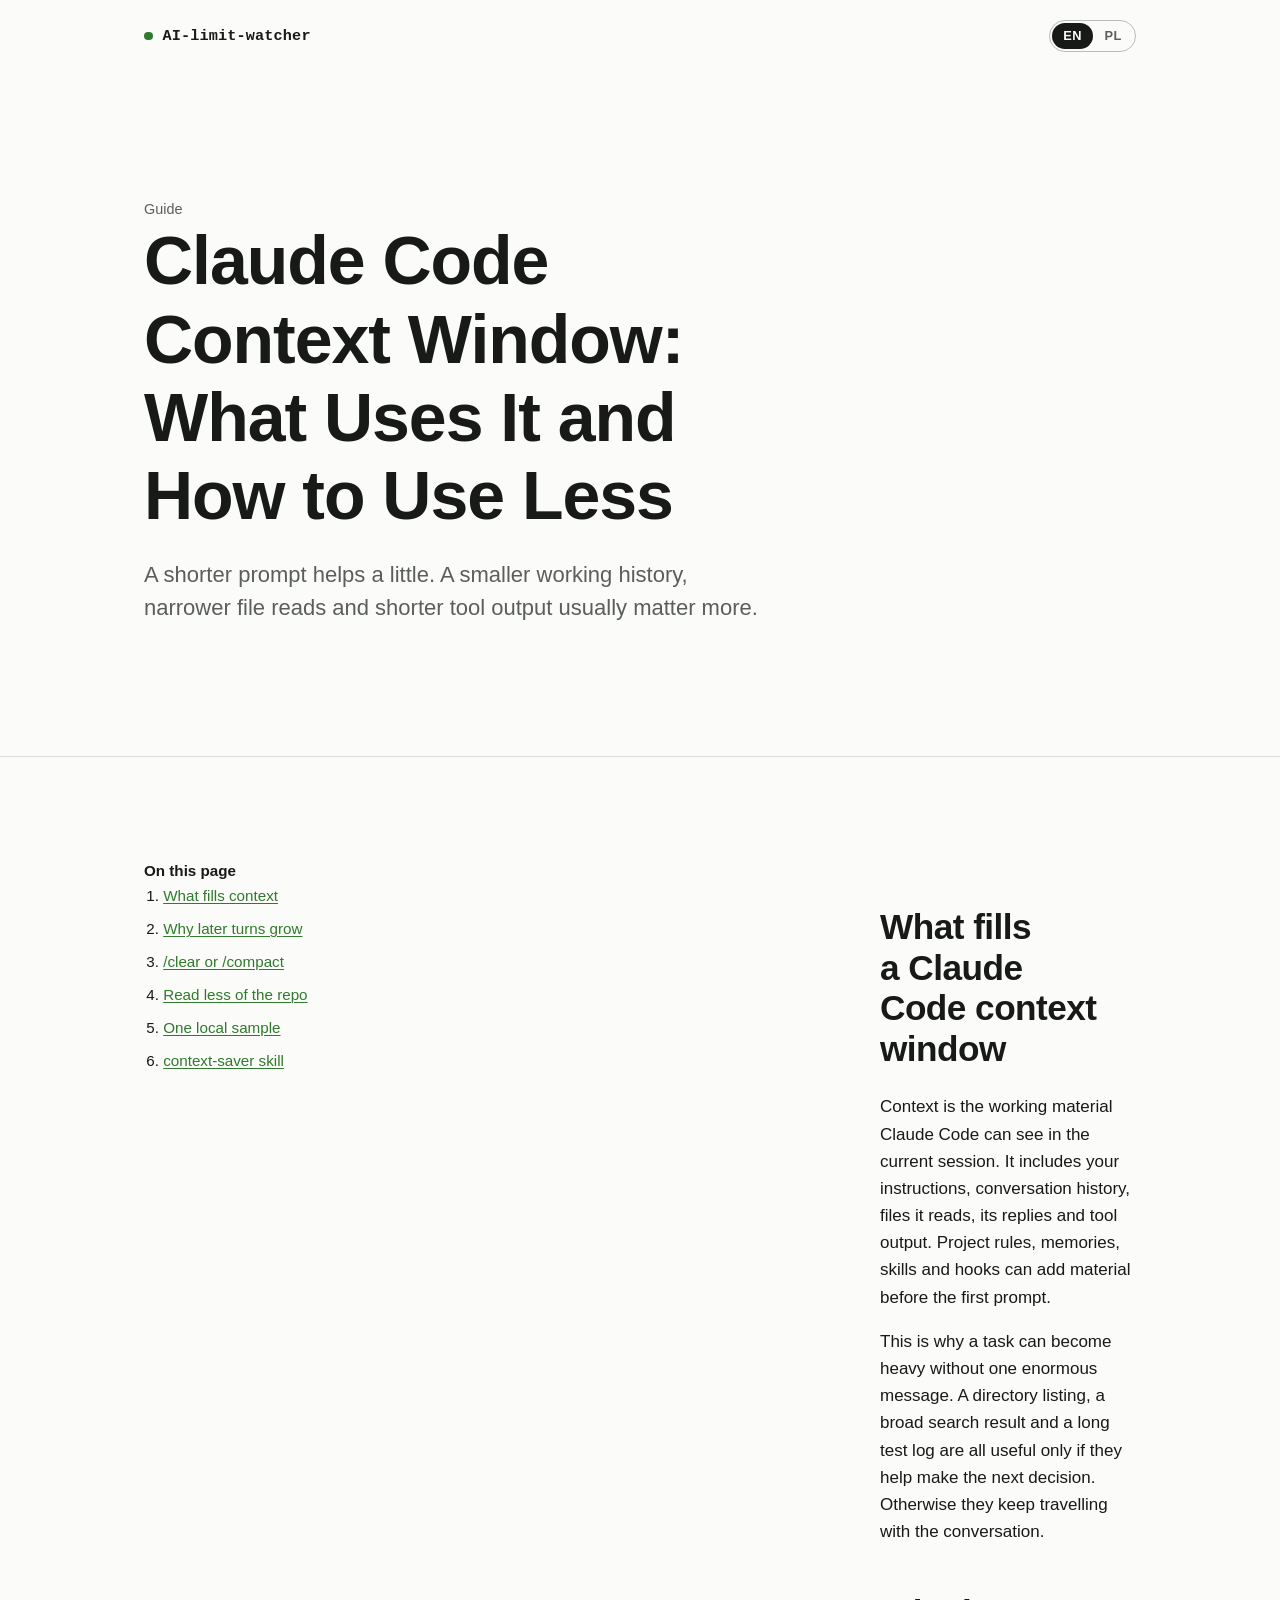
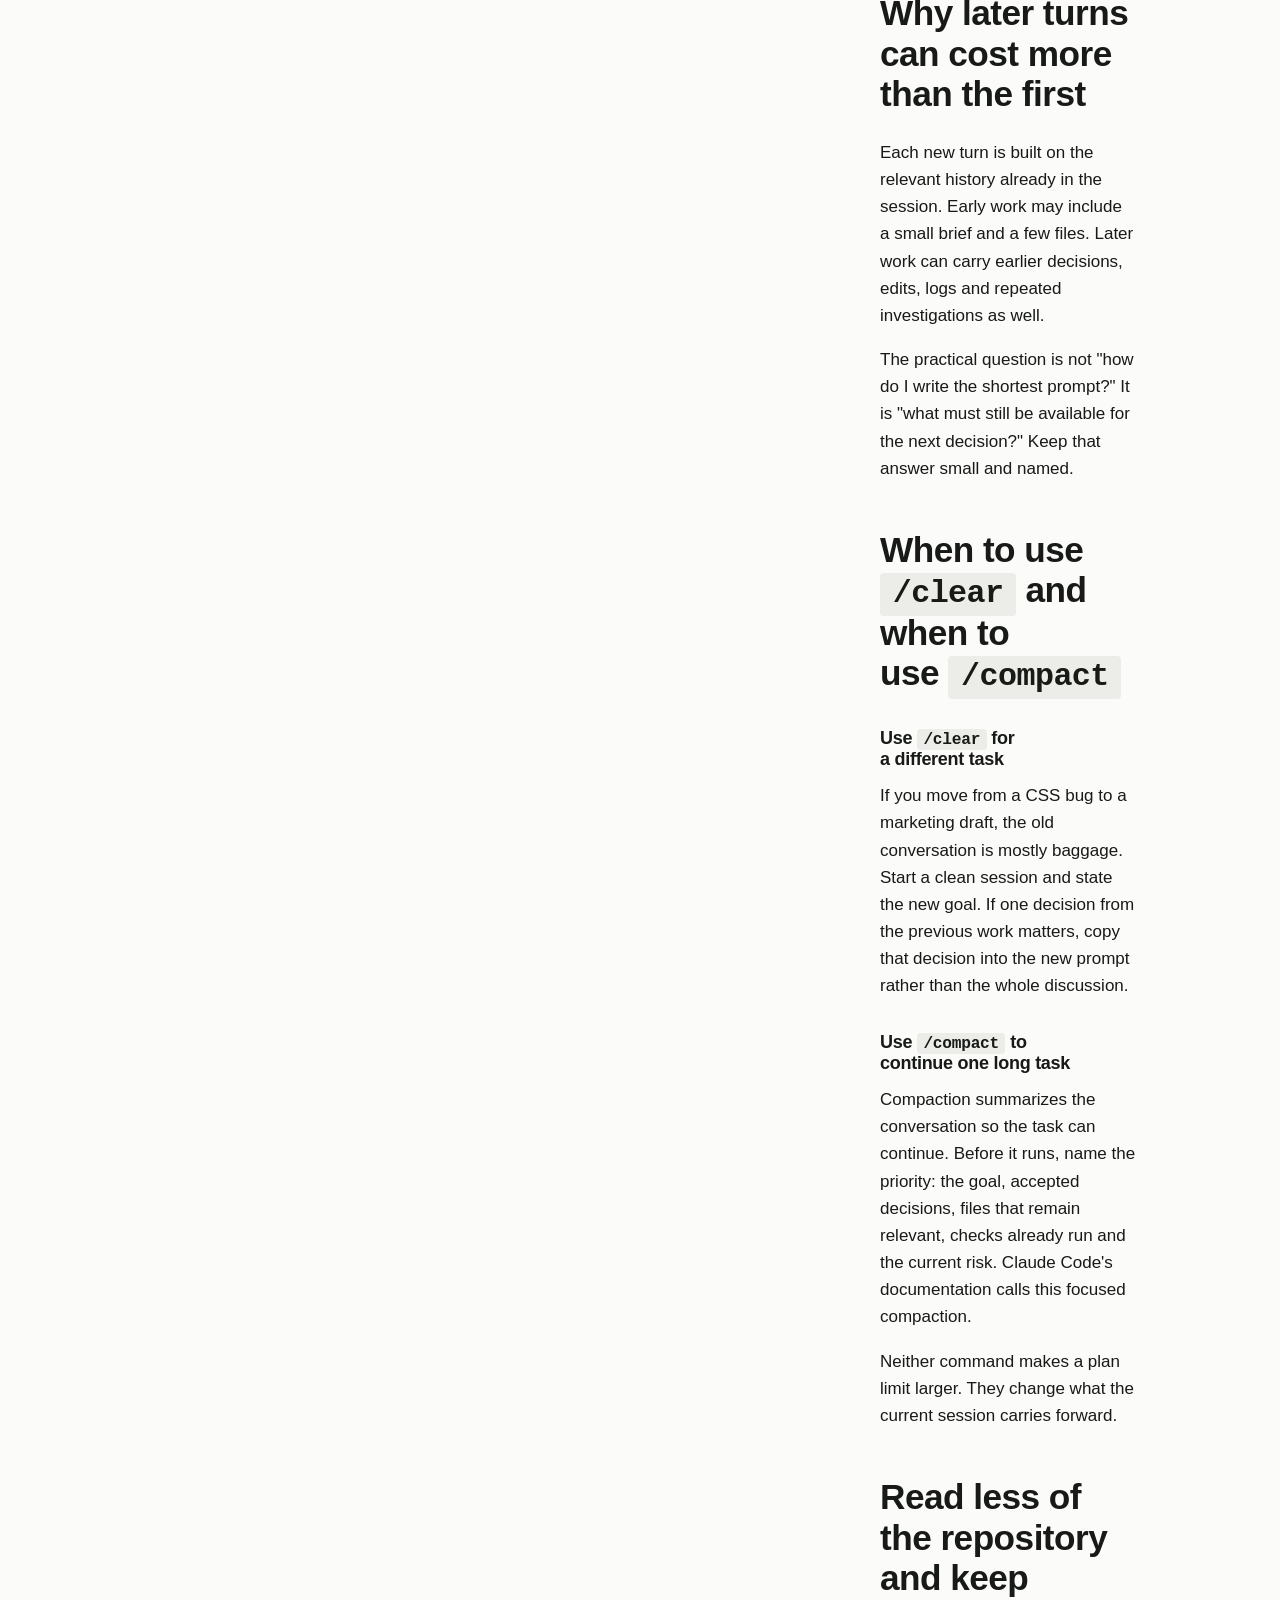
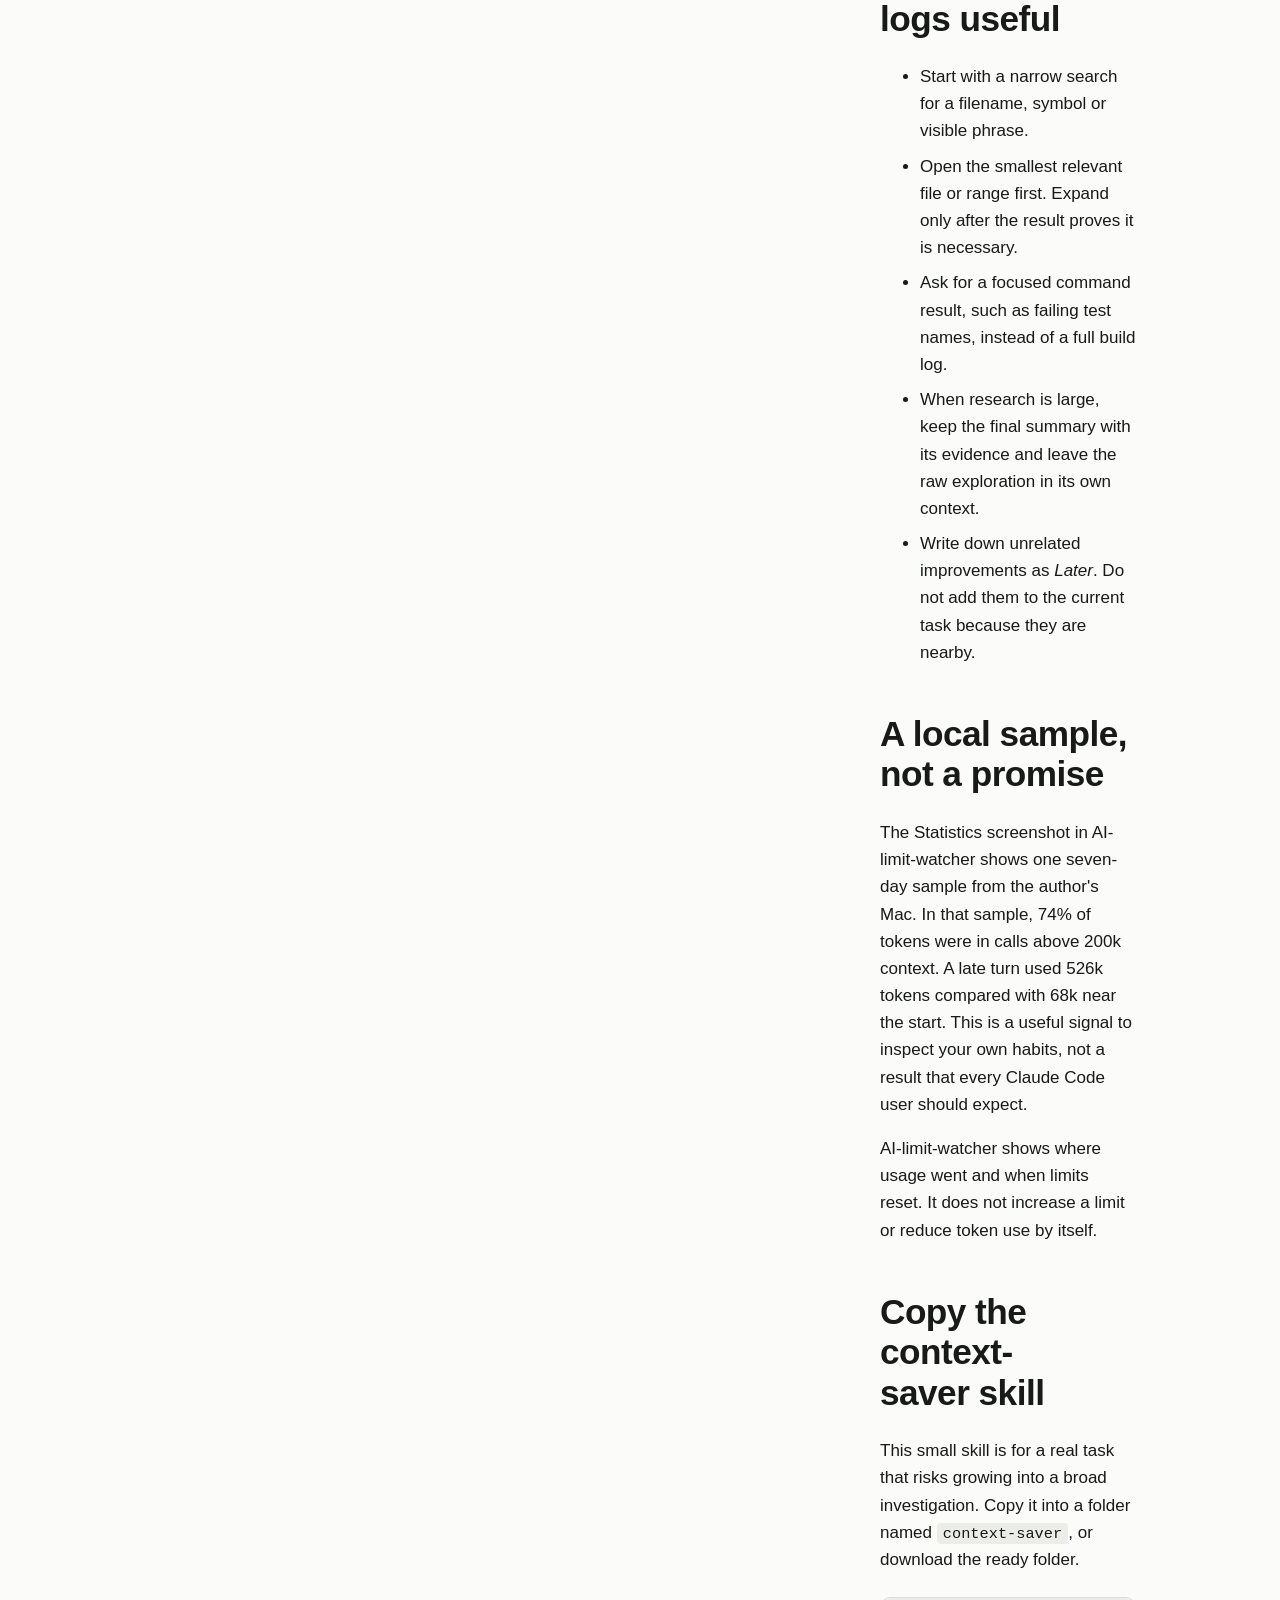
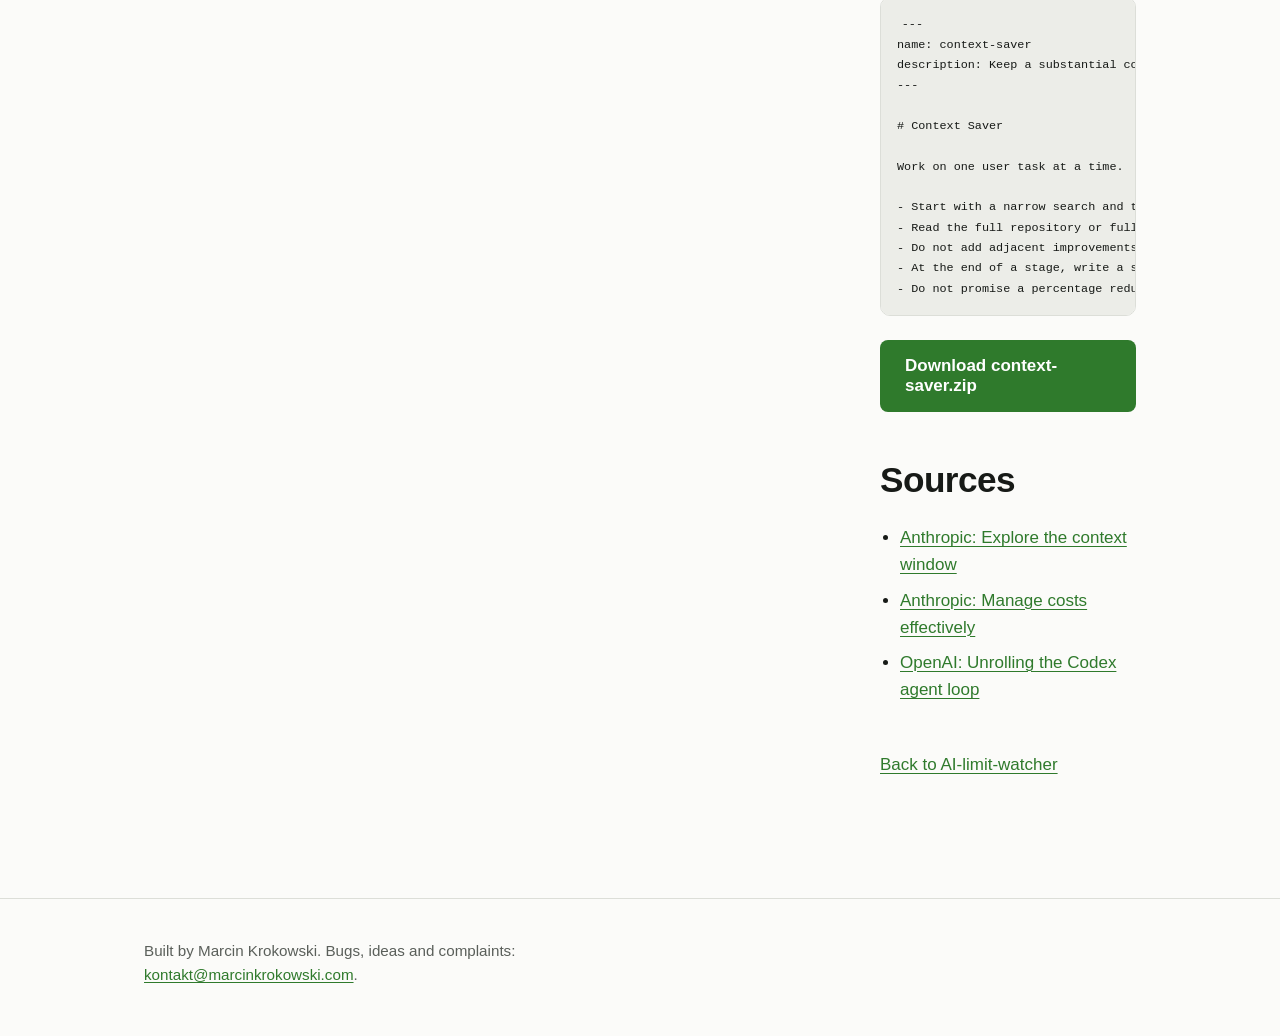
<file: guides/claude-code-context-window/index.html>
<!DOCTYPE html>
<html lang="en">
<head>
  <meta charset="utf-8">
  <meta name="viewport" content="width=device-width, initial-scale=1">
  <title>Claude Code Context Window: What Uses It and How to Use Less</title>
  <meta name="description" content="A practical guide to Claude Code context: what fills it, when to use /clear or /compact, and how to read less without losing the work that matters.">
  <meta name="color-scheme" content="light dark">
  <link rel="canonical" href="https://limitwatcher.app/guides/claude-code-context-window/">
  <link rel="alternate" hreflang="en" href="https://limitwatcher.app/guides/claude-code-context-window/">
  <link rel="alternate" hreflang="pl" href="https://limitwatcher.app/pl/poradniki/okno-kontekstu-claude-code/">
  <link rel="alternate" hreflang="x-default" href="https://limitwatcher.app/guides/claude-code-context-window/">
  <link rel="stylesheet" href="../../style.css">
  <script type="application/ld+json">
    {"@context":"https://schema.org","@type":"Article","headline":"Claude Code Context Window: What Uses It and How to Use Less","description":"A practical guide to context management in Claude Code.","author":{"@type":"Person","name":"Marcin Krokowski"},"dateModified":"2026-09-08","inLanguage":"en","mainEntityOfPage":"https://limitwatcher.app/guides/claude-code-context-window/"}
  </script>
</head>
<body>
  <header class="site-header"><div class="wrap"><a class="wordmark" href="../../index.html">AI-limit-watcher</a><nav class="lang-switch" aria-label="Language"><a href="index.html" lang="en" aria-current="page">EN</a><a href="../../pl/poradniki/okno-kontekstu-claude-code/" lang="pl" hreflang="pl">PL</a></nav></div></header>
  <main>
    <section class="hero"><div class="wrap"><p class="cta-note">Guide</p><h1>Claude Code Context Window: What Uses It and How to Use Less</h1><p class="lead">A shorter prompt helps a little. A smaller working history, narrower file reads and shorter tool output usually matter more.</p></div></section>
    <section class="section"><div class="wrap guide-layout"><nav class="guide-nav" aria-label="On this page"><strong>On this page</strong><ol><li><a href="#what">What fills context</a></li><li><a href="#late">Why later turns grow</a></li><li><a href="#clear-compact">/clear or /compact</a></li><li><a href="#read-less">Read less of the repo</a></li><li><a href="#sample">One local sample</a></li><li><a href="#context-saver">context-saver skill</a></li></ol></nav><article class="guide-content">
      <h2 id="what">What fills a Claude Code context window</h2>
      <p>Context is the working material Claude Code can see in the current session. It includes your instructions, conversation history, files it reads, its replies and tool output. Project rules, memories, skills and hooks can add material before the first prompt.</p>
      <p>This is why a task can become heavy without one enormous message. A directory listing, a broad search result and a long test log are all useful only if they help make the next decision. Otherwise they keep travelling with the conversation.</p>
      <h2 id="late">Why later turns can cost more than the first</h2>
      <p>Each new turn is built on the relevant history already in the session. Early work may include a small brief and a few files. Later work can carry earlier decisions, edits, logs and repeated investigations as well.</p>
      <p>The practical question is not "how do I write the shortest prompt?" It is "what must still be available for the next decision?" Keep that answer small and named.</p>
      <h2 id="clear-compact">When to use <code>/clear</code> and when to use <code>/compact</code></h2>
      <h3>Use <code>/clear</code> for a different task</h3>
      <p>If you move from a CSS bug to a marketing draft, the old conversation is mostly baggage. Start a clean session and state the new goal. If one decision from the previous work matters, copy that decision into the new prompt rather than the whole discussion.</p>
      <h3>Use <code>/compact</code> to continue one long task</h3>
      <p>Compaction summarizes the conversation so the task can continue. Before it runs, name the priority: the goal, accepted decisions, files that remain relevant, checks already run and the current risk. Claude Code's documentation calls this focused compaction.</p>
      <p>Neither command makes a plan limit larger. They change what the current session carries forward.</p>
      <h2 id="read-less">Read less of the repository and keep logs useful</h2>
      <ul><li>Start with a narrow search for a filename, symbol or visible phrase.</li><li>Open the smallest relevant file or range first. Expand only after the result proves it is necessary.</li><li>Ask for a focused command result, such as failing test names, instead of a full build log.</li><li>When research is large, keep the final summary with its evidence and leave the raw exploration in its own context.</li><li>Write down unrelated improvements as <em>Later</em>. Do not add them to the current task because they are nearby.</li></ul>
      <h2 id="sample">A local sample, not a promise</h2>
      <p>The Statistics screenshot in AI-limit-watcher shows one seven-day sample from the author's Mac. In that sample, 74% of tokens were in calls above 200k context. A late turn used 526k tokens compared with 68k near the start. This is a useful signal to inspect your own habits, not a result that every Claude Code user should expect.</p>
      <p>AI-limit-watcher shows where usage went and when limits reset. It does not increase a limit or reduce token use by itself.</p>
      <h2 id="context-saver">Copy the context-saver skill</h2>
      <p>This small skill is for a real task that risks growing into a broad investigation. Copy it into a folder named <code>context-saver</code>, or download the ready folder.</p>
      <pre class="skill-code"><code>---
name: context-saver
description: Keep a substantial coding or research task focused when it risks broad repository reads, long tool output, or an overloaded session. Do not use for a simple one-file edit.
---

# Context Saver

Work on one user task at a time.

- Start with a narrow search and the smallest files or ranges that can answer the next question.
- Read the full repository or full logs only when earlier evidence shows they are needed.
- Do not add adjacent improvements. Record them as `Later`.
- At the end of a stage, write a short handoff: goal, decisions, files, tests, risks, and one next step.
- Do not promise a percentage reduction in context or token use.</code></pre>
      <p><a class="button button-primary" href="../../downloads/context-saver.zip">Download context-saver.zip</a></p>
      <h2>Sources</h2><ul class="source-list"><li><a href="https://code.claude.com/docs/en/context-window">Anthropic: Explore the context window</a></li><li><a href="https://code.claude.com/docs/en/costs">Anthropic: Manage costs effectively</a></li><li><a href="https://openai.com/index/unrolling-the-codex-agent-loop/">OpenAI: Unrolling the Codex agent loop</a></li></ul>
      <p class="guide-back"><a href="../../index.html">Back to AI-limit-watcher</a></p>
    </article></div></section>
  </main>
  <footer class="site-footer"><div class="wrap"><p>Built by Marcin Krokowski. Bugs, ideas and complaints: <a href="mailto:kontakt@marcinkrokowski.com">kontakt@marcinkrokowski.com</a>.</p></div></footer>
</body></html>
</file>
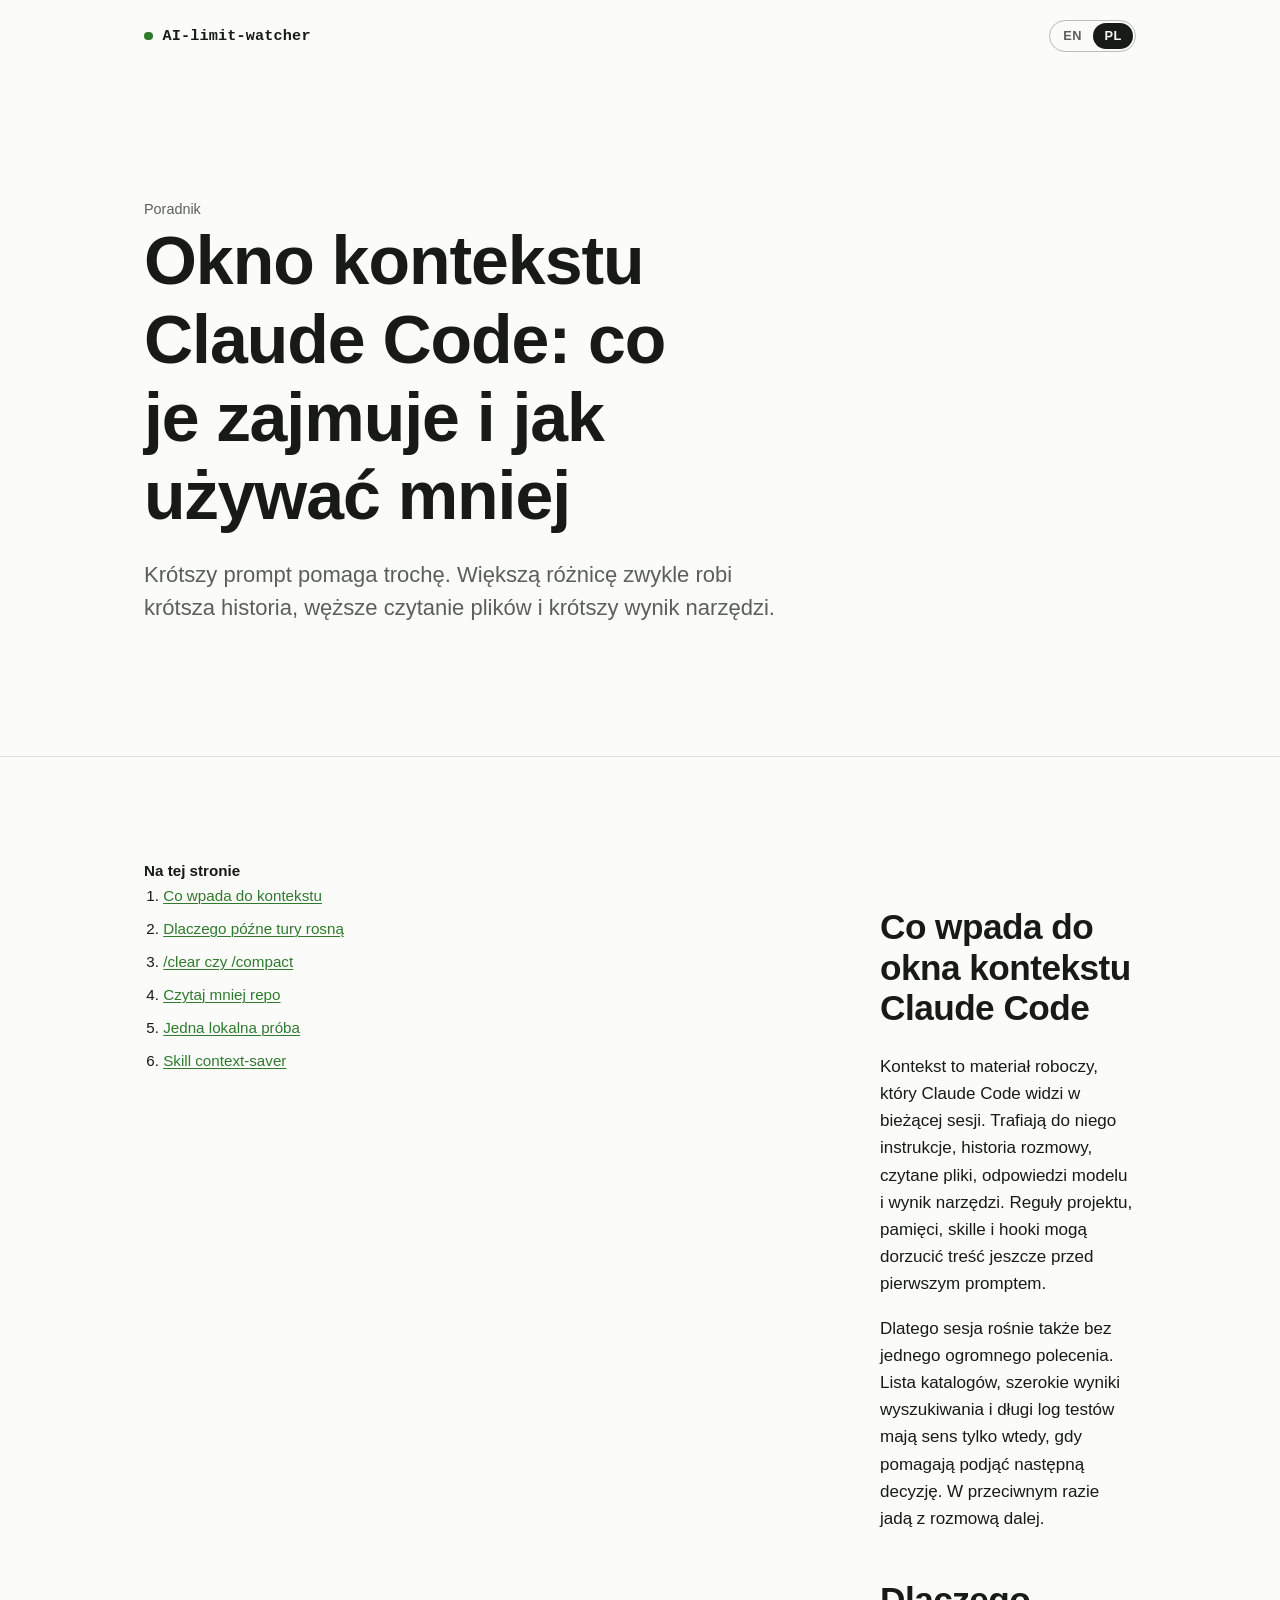
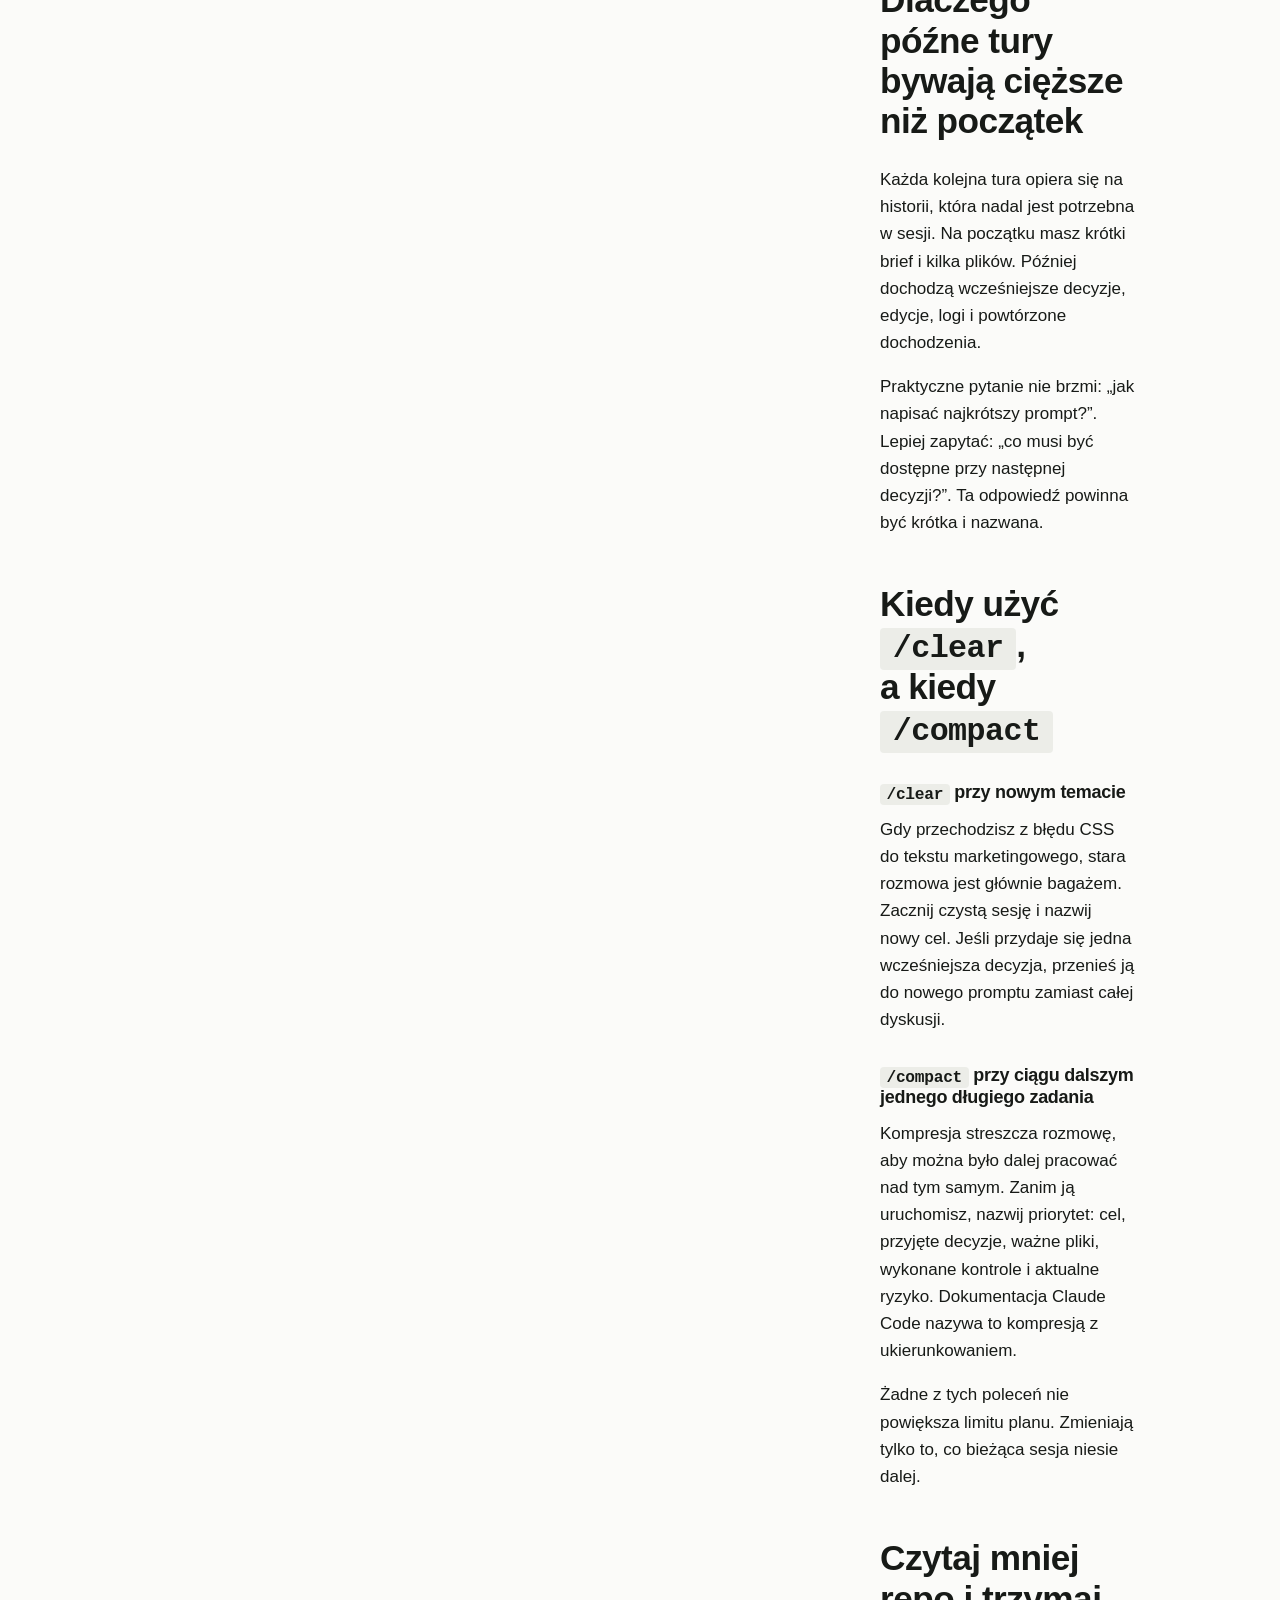
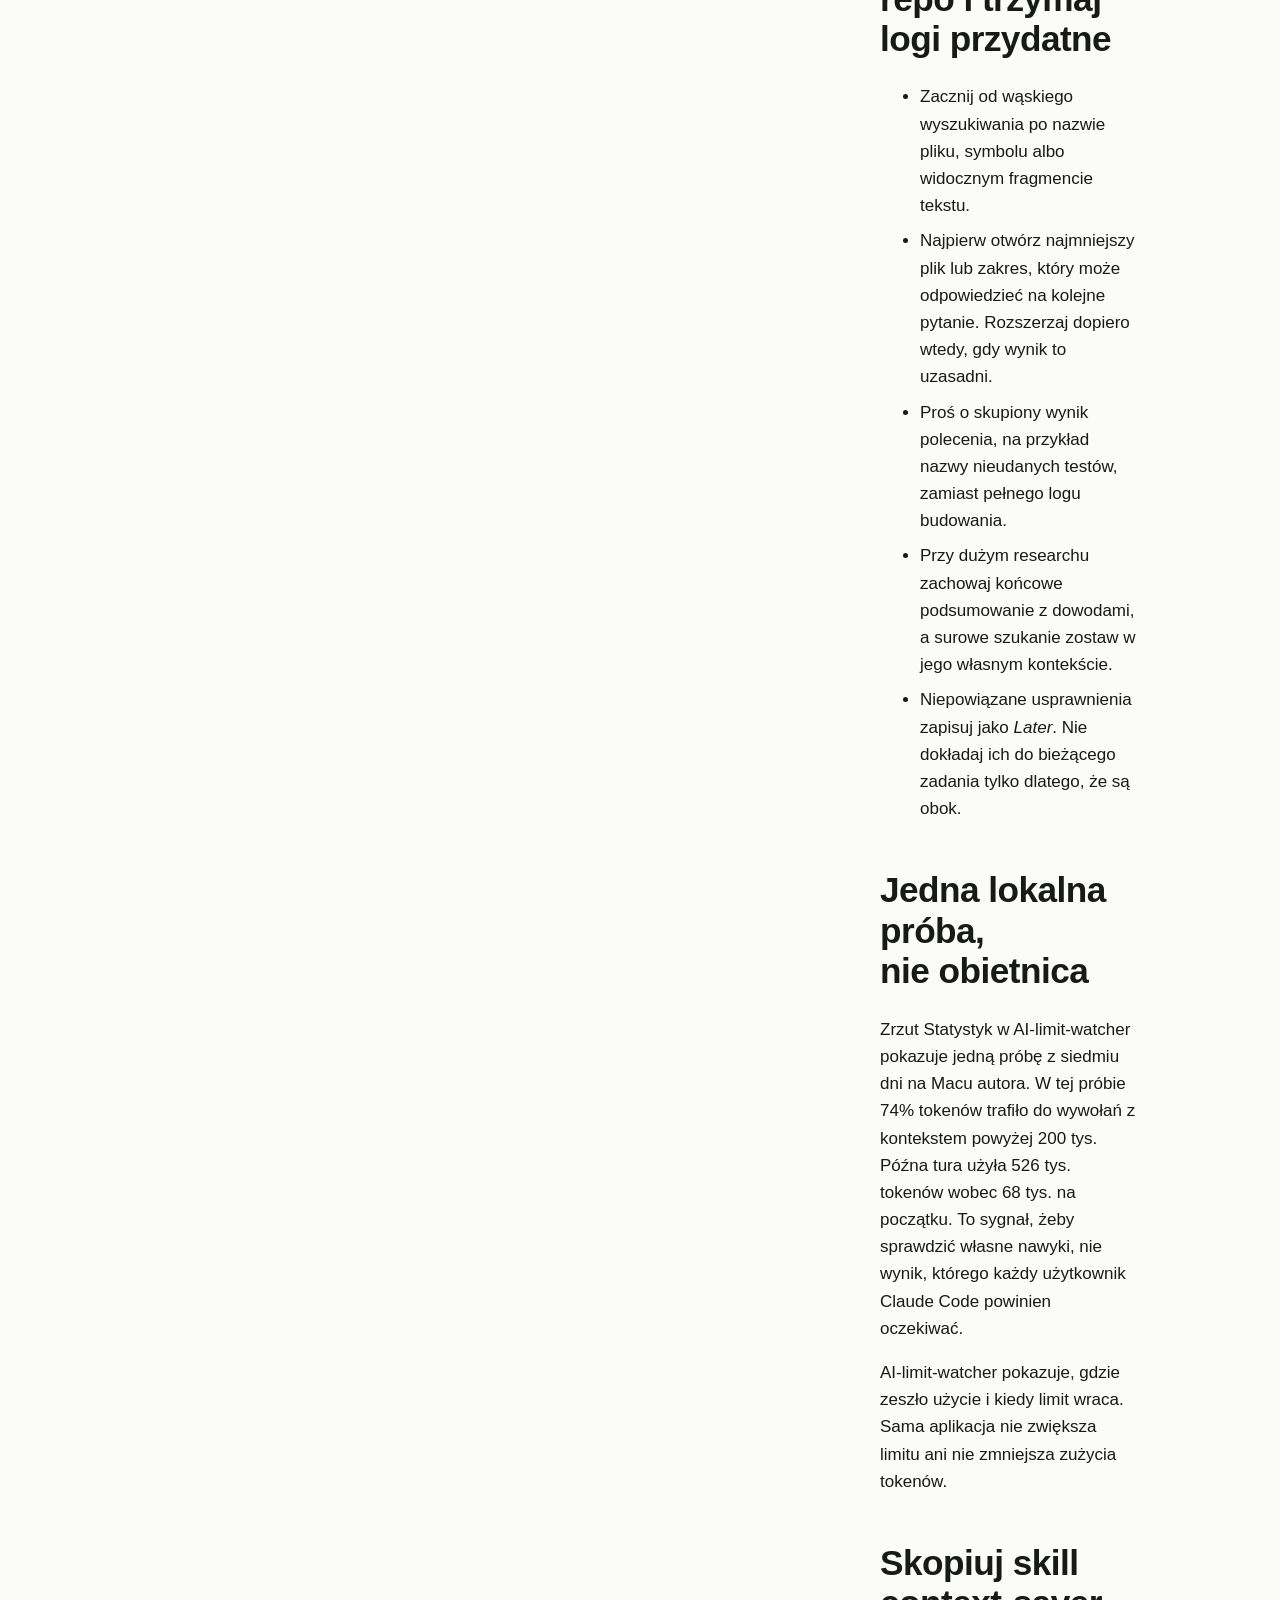
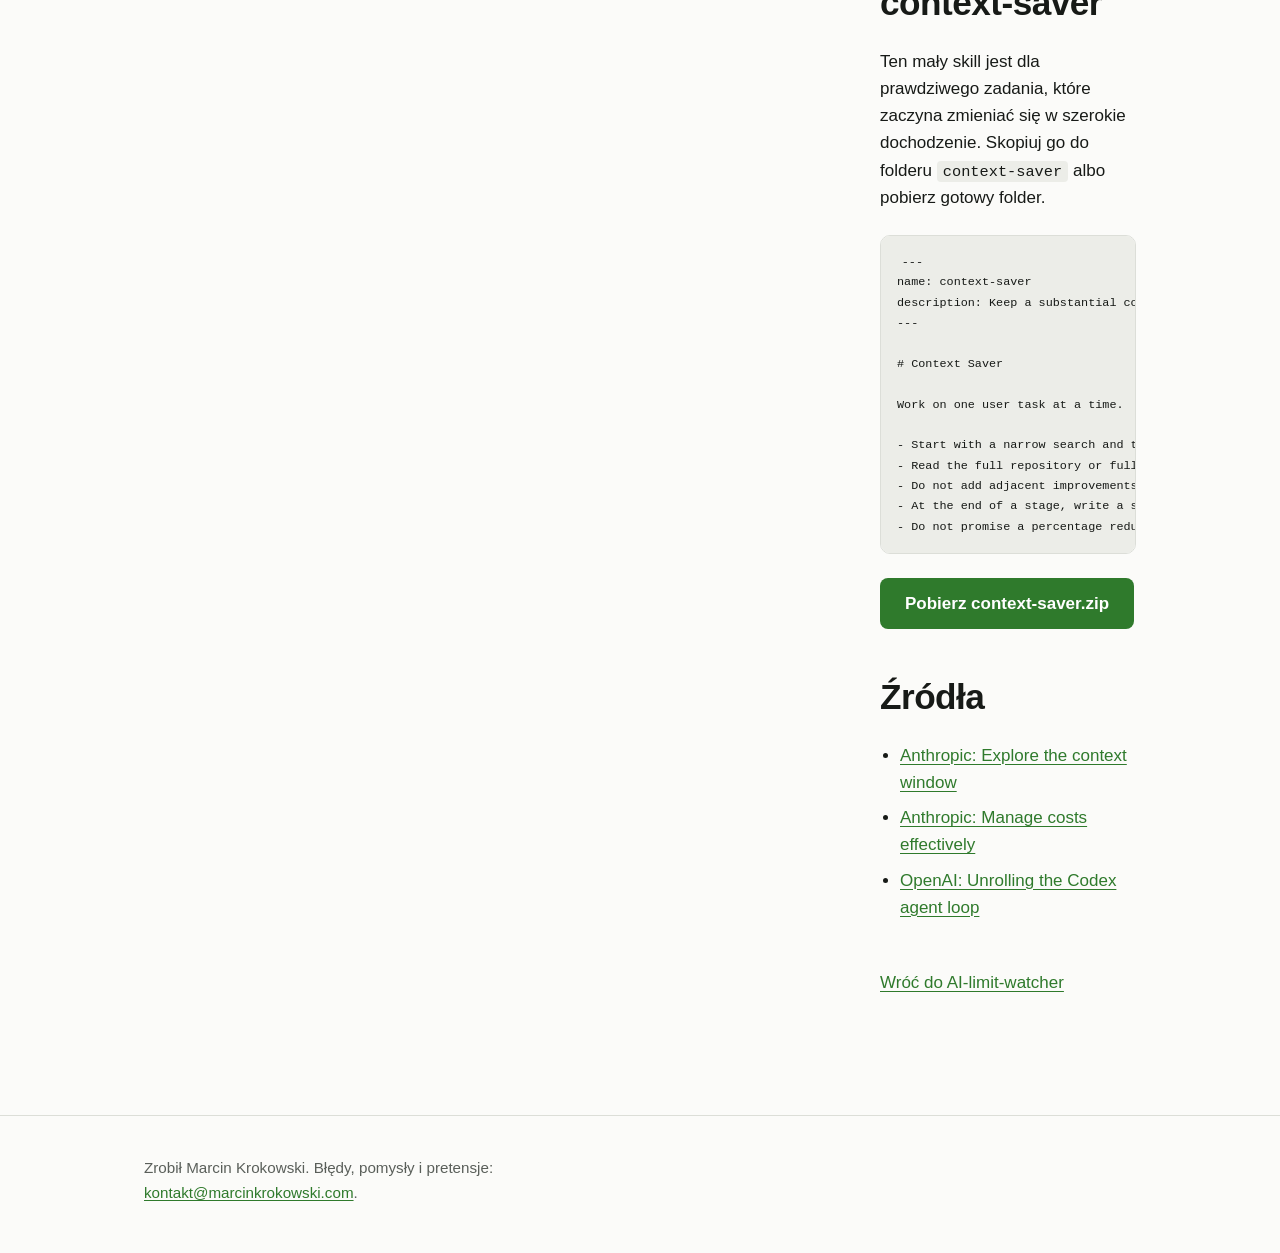
<file: pl/poradniki/okno-kontekstu-claude-code/index.html>
<!DOCTYPE html>
<html lang="pl">
<head>
  <meta charset="utf-8">
  <meta name="viewport" content="width=device-width, initial-scale=1">
  <title>Okno kontekstu Claude Code: co je zajmuje i jak używać mniej</title>
  <meta name="description" content="Praktyczny poradnik o kontekście Claude Code: co go zapełnia, kiedy użyć /clear lub /compact i jak czytać mniej bez utraty ważnych ustaleń.">
  <meta name="color-scheme" content="light dark">
  <link rel="canonical" href="https://limitwatcher.app/pl/poradniki/okno-kontekstu-claude-code/">
  <link rel="alternate" hreflang="en" href="https://limitwatcher.app/guides/claude-code-context-window/">
  <link rel="alternate" hreflang="pl" href="https://limitwatcher.app/pl/poradniki/okno-kontekstu-claude-code/">
  <link rel="alternate" hreflang="x-default" href="https://limitwatcher.app/guides/claude-code-context-window/">
  <link rel="stylesheet" href="../../../style.css">
  <script type="application/ld+json">
    {"@context":"https://schema.org","@type":"Article","headline":"Okno kontekstu Claude Code: co je zajmuje i jak używać mniej","description":"Praktyczny poradnik o zarządzaniu kontekstem w Claude Code.","author":{"@type":"Person","name":"Marcin Krokowski"},"dateModified":"2026-09-08","inLanguage":"pl","mainEntityOfPage":"https://limitwatcher.app/pl/poradniki/okno-kontekstu-claude-code/"}
  </script>
</head>
<body>
  <header class="site-header"><div class="wrap"><a class="wordmark" href="../../index.html">AI-limit-watcher</a><nav class="lang-switch" aria-label="Język"><a href="../../../guides/claude-code-context-window/" lang="en" hreflang="en">EN</a><a href="index.html" lang="pl" aria-current="page">PL</a></nav></div></header>
  <main>
    <section class="hero"><div class="wrap"><p class="cta-note">Poradnik</p><h1>Okno kontekstu Claude Code: co je zajmuje i jak używać mniej</h1><p class="lead">Krótszy prompt pomaga trochę. Większą różnicę zwykle robi krótsza historia, węższe czytanie plików i krótszy wynik narzędzi.</p></div></section>
    <section class="section"><div class="wrap guide-layout"><nav class="guide-nav" aria-label="Spis treści"><strong>Na tej stronie</strong><ol><li><a href="#co">Co wpada do kontekstu</a></li><li><a href="#pozniej">Dlaczego późne tury rosną</a></li><li><a href="#clear-compact">/clear czy /compact</a></li><li><a href="#mniej">Czytaj mniej repo</a></li><li><a href="#proba">Jedna lokalna próba</a></li><li><a href="#context-saver">Skill context-saver</a></li></ol></nav><article class="guide-content">
      <h2 id="co">Co wpada do okna kontekstu Claude Code</h2>
      <p>Kontekst to materiał roboczy, który Claude Code widzi w bieżącej sesji. Trafiają do niego instrukcje, historia rozmowy, czytane pliki, odpowiedzi modelu i wynik narzędzi. Reguły projektu, pamięci, skille i hooki mogą dorzucić treść jeszcze przed pierwszym promptem.</p>
      <p>Dlatego sesja rośnie także bez jednego ogromnego polecenia. Lista katalogów, szerokie wyniki wyszukiwania i długi log testów mają sens tylko wtedy, gdy pomagają podjąć następną decyzję. W przeciwnym razie jadą z rozmową dalej.</p>
      <h2 id="pozniej">Dlaczego późne tury bywają cięższe niż początek</h2>
      <p>Każda kolejna tura opiera się na historii, która nadal jest potrzebna w sesji. Na początku masz krótki brief i kilka plików. Później dochodzą wcześniejsze decyzje, edycje, logi i powtórzone dochodzenia.</p>
      <p>Praktyczne pytanie nie brzmi: „jak napisać najkrótszy prompt?”. Lepiej zapytać: „co musi być dostępne przy następnej decyzji?”. Ta odpowiedź powinna być krótka i nazwana.</p>
      <h2 id="clear-compact">Kiedy użyć <code>/clear</code>, a kiedy <code>/compact</code></h2>
      <h3><code>/clear</code> przy nowym temacie</h3>
      <p>Gdy przechodzisz z błędu CSS do tekstu marketingowego, stara rozmowa jest głównie bagażem. Zacznij czystą sesję i nazwij nowy cel. Jeśli przydaje się jedna wcześniejsza decyzja, przenieś ją do nowego promptu zamiast całej dyskusji.</p>
      <h3><code>/compact</code> przy ciągu dalszym jednego długiego zadania</h3>
      <p>Kompresja streszcza rozmowę, aby można było dalej pracować nad tym samym. Zanim ją uruchomisz, nazwij priorytet: cel, przyjęte decyzje, ważne pliki, wykonane kontrole i aktualne ryzyko. Dokumentacja Claude Code nazywa to kompresją z ukierunkowaniem.</p>
      <p>Żadne z tych poleceń nie powiększa limitu planu. Zmieniają tylko to, co bieżąca sesja niesie dalej.</p>
      <h2 id="mniej">Czytaj mniej repo i trzymaj logi przydatne</h2>
      <ul><li>Zacznij od wąskiego wyszukiwania po nazwie pliku, symbolu albo widocznym fragmencie tekstu.</li><li>Najpierw otwórz najmniejszy plik lub zakres, który może odpowiedzieć na kolejne pytanie. Rozszerzaj dopiero wtedy, gdy wynik to uzasadni.</li><li>Proś o skupiony wynik polecenia, na przykład nazwy nieudanych testów, zamiast pełnego logu budowania.</li><li>Przy dużym researchu zachowaj końcowe podsumowanie z dowodami, a surowe szukanie zostaw w jego własnym kontekście.</li><li>Niepowiązane usprawnienia zapisuj jako <em>Later</em>. Nie dokładaj ich do bieżącego zadania tylko dlatego, że są obok.</li></ul>
      <h2 id="proba">Jedna lokalna próba, nie obietnica</h2>
      <p>Zrzut Statystyk w AI-limit-watcher pokazuje jedną próbę z siedmiu dni na Macu autora. W tej próbie 74% tokenów trafiło do wywołań z kontekstem powyżej 200 tys. Późna tura użyła 526 tys. tokenów wobec 68 tys. na początku. To sygnał, żeby sprawdzić własne nawyki, nie wynik, którego każdy użytkownik Claude Code powinien oczekiwać.</p>
      <p>AI-limit-watcher pokazuje, gdzie zeszło użycie i kiedy limit wraca. Sama aplikacja nie zwiększa limitu ani nie zmniejsza zużycia tokenów.</p>
      <h2 id="context-saver">Skopiuj skill context-saver</h2>
      <p>Ten mały skill jest dla prawdziwego zadania, które zaczyna zmieniać się w szerokie dochodzenie. Skopiuj go do folderu <code>context-saver</code> albo pobierz gotowy folder.</p>
      <pre class="skill-code"><code>---
name: context-saver
description: Keep a substantial coding or research task focused when it risks broad repository reads, long tool output, or an overloaded session. Do not use for a simple one-file edit.
---

# Context Saver

Work on one user task at a time.

- Start with a narrow search and the smallest files or ranges that can answer the next question.
- Read the full repository or full logs only when earlier evidence shows they are needed.
- Do not add adjacent improvements. Record them as `Later`.
- At the end of a stage, write a short handoff: goal, decisions, files, tests, risks, and one next step.
- Do not promise a percentage reduction in context or token use.</code></pre>
      <p><a class="button button-primary" href="../../../downloads/context-saver.zip">Pobierz context-saver.zip</a></p>
      <h2>Źródła</h2><ul class="source-list"><li><a href="https://code.claude.com/docs/en/context-window">Anthropic: Explore the context window</a></li><li><a href="https://code.claude.com/docs/en/costs">Anthropic: Manage costs effectively</a></li><li><a href="https://openai.com/index/unrolling-the-codex-agent-loop/">OpenAI: Unrolling the Codex agent loop</a></li></ul>
      <p class="guide-back"><a href="../../index.html">Wróć do AI-limit-watcher</a></p>
    </article></div></section>
  </main>
  <footer class="site-footer"><div class="wrap"><p>Zrobił Marcin Krokowski. Błędy, pomysły i pretensje: <a href="mailto:kontakt@marcinkrokowski.com">kontakt@marcinkrokowski.com</a>.</p></div></footer>
</body></html>
</file>
<file: style.css>
/* AI-limit-watcher landing page. One sheet for EN and PL. */

:root {
  color-scheme: light dark;

  --bg: #fbfbf9;
  --bg-elevated: #f3f3ef;
  --text: #171a17;
  --text-muted: #5a5f5a;
  --line: #dcded8;
  --line-strong: #b9bdb5;
  --accent: #2f7a2c;
  --accent-ink: #ffffff;
  --accent-soft: #e6f1e3;
  --code-bg: #ecede8;
  --bar-track: #d9dbd5;
  --focus: #1f5f1d;

  --font-sans: -apple-system, BlinkMacSystemFont, "Segoe UI", Roboto, Helvetica, Arial, sans-serif;
  --font-mono: ui-monospace, "SF Mono", Menlo, Monaco, Consolas, "Liberation Mono", monospace;

  --measure: 62ch;
  --page: 68rem;
  --gutter: clamp(1.25rem, 5vw, 3rem);
}

@media (prefers-color-scheme: dark) {
  :root {
    --bg: #121412;
    --bg-elevated: #1a1d1a;
    --text: #ebece8;
    --text-muted: #a6aaa3;
    --line: #2b2f2b;
    --line-strong: #454a44;
    --accent: #8fd47f;
    --accent-ink: #0e1a0d;
    --accent-soft: #1c2a1a;
    --code-bg: #20241f;
    --bar-track: #2f332e;
    --focus: #b6e8a8;
  }
}

/* Base */

*,
*::before,
*::after {
  box-sizing: border-box;
}

html {
  -webkit-text-size-adjust: 100%;
  scroll-behavior: smooth;
}

@media (prefers-reduced-motion: reduce) {
  html {
    scroll-behavior: auto;
  }
}

body {
  margin: 0;
  background: var(--bg);
  color: var(--text);
  font-family: var(--font-sans);
  font-size: 1.0625rem;
  line-height: 1.6;
  -webkit-font-smoothing: antialiased;
  overflow-x: hidden;
}

img {
  max-width: 100%;
  height: auto;
  display: block;
}

a {
  color: var(--accent);
  text-decoration-thickness: 1px;
  text-underline-offset: 0.15em;
}

a:hover {
  text-decoration-thickness: 2px;
}

:focus-visible {
  outline: 3px solid var(--focus);
  outline-offset: 3px;
  border-radius: 2px;
}

code {
  font-family: var(--font-mono);
  font-size: 0.9em;
  background: var(--code-bg);
  padding: 0.1em 0.4em;
  border-radius: 4px;
  overflow-wrap: anywhere;
}

p {
  margin: 0 0 1em;
  max-width: var(--measure);
}

h1,
h2,
h3 {
  margin: 0;
  line-height: 1.15;
  letter-spacing: -0.015em;
  text-wrap: balance;
}

h2 {
  font-size: clamp(1.6rem, 1.2rem + 1.6vw, 2.2rem);
  margin-bottom: 1.5rem;
  max-width: 24ch;
}

h3 {
  font-size: 1.125rem;
  font-weight: 650;
}

.visually-hidden {
  position: absolute;
  width: 1px;
  height: 1px;
  margin: -1px;
  padding: 0;
  overflow: hidden;
  clip: rect(0 0 0 0);
  white-space: nowrap;
  border: 0;
}

/* Layout */

.wrap {
  width: 100%;
  max-width: var(--page);
  margin-inline: auto;
  padding-inline: var(--gutter);
}

.section {
  padding-block: clamp(3.5rem, 8vw, 6.5rem);
  border-top: 1px solid var(--line);
}

/* Header */

.site-header {
  padding-block: 1.25rem;
}

.site-header .wrap {
  display: flex;
  align-items: center;
  justify-content: space-between;
  gap: 1rem;
}

.wordmark {
  font-family: var(--font-mono);
  font-size: 0.95rem;
  font-weight: 600;
  color: var(--text);
  text-decoration: none;
  letter-spacing: 0.01em;
  display: inline-flex;
  align-items: center;
  gap: 0.6rem;
}

.wordmark::before {
  content: "";
  width: 0.55rem;
  height: 0.55rem;
  border-radius: 50%;
  background: var(--accent);
  flex: none;
}

.lang-switch {
  display: inline-flex;
  border: 1px solid var(--line-strong);
  border-radius: 999px;
  padding: 2px;
  font-size: 0.8rem;
  font-weight: 600;
  letter-spacing: 0.04em;
}

.lang-switch a {
  color: var(--text-muted);
  text-decoration: none;
  padding: 0.25rem 0.7rem;
  border-radius: 999px;
  line-height: 1.4;
}

.lang-switch a[aria-current="page"] {
  background: var(--text);
  color: var(--bg);
}

.lang-switch a:not([aria-current]):hover {
  color: var(--text);
}

/* Hero */

.hero {
  padding-block: clamp(3rem, 9vw, 7rem) clamp(3.5rem, 8vw, 6rem);
}

.hero h1 {
  font-size: clamp(2.25rem, 1.4rem + 4.2vw, 4.25rem);
  font-weight: 750;
  max-width: 16ch;
  margin-bottom: 1.5rem;
}

.hero .lead {
  font-size: clamp(1.125rem, 1rem + 0.6vw, 1.375rem);
  line-height: 1.5;
  color: var(--text-muted);
  max-width: 52ch;
  margin-bottom: 2.25rem;
}

.cta-row {
  display: flex;
  flex-wrap: wrap;
  align-items: center;
  gap: 0.75rem 1.5rem;
}

.cta-note {
  margin: 0.9rem 0 0;
  font-size: 0.9rem;
  color: var(--text-muted);
}

.button {
  display: inline-flex;
  align-items: center;
  justify-content: center;
  gap: 0.5rem;
  font: inherit;
  font-weight: 650;
  line-height: 1.2;
  padding: 0.9rem 1.5rem;
  border-radius: 8px;
  border: 1px solid transparent;
  text-decoration: none;
  cursor: pointer;
  transition: transform 80ms ease, background-color 120ms ease;
}

.button:active {
  transform: translateY(1px);
}

.button-primary {
  background: var(--accent);
  color: var(--accent-ink);
}

.button-primary:hover {
  filter: brightness(1.08);
}

.button-secondary {
  background: transparent;
  color: var(--text);
  border-color: var(--line-strong);
}

.button-secondary:hover {
  border-color: var(--text);
}

.button svg {
  width: 1.05em;
  height: 1.05em;
  flex: none;
}

/* Problem */

.problem p {
  font-size: clamp(1.125rem, 1rem + 0.5vw, 1.3rem);
  line-height: 1.55;
  max-width: 56ch;
}

.problem p:last-child {
  margin-bottom: 0;
}

/* Context guide links */

.section-intro {
  font-size: 1.125rem;
  color: var(--text-muted);
}

.habit-list {
  display: grid;
  gap: 1rem;
  max-width: var(--measure);
  margin: 2rem 0;
  padding: 0;
  list-style-position: inside;
}

.habit-list li {
  padding: 1rem 1.15rem;
  border: 1px solid var(--line);
  border-radius: 10px;
  background: var(--bg-elevated);
}

.guide-layout {
  display: grid;
  grid-template-columns: minmax(0, 1fr) minmax(12rem, 16rem);
  gap: clamp(2rem, 6vw, 5rem);
  align-items: start;
}

.guide-content h2 {
  margin-top: 3rem;
}

.guide-content h3 {
  margin: 2rem 0 0.75rem;
}

.guide-content li {
  max-width: var(--measure);
  margin-bottom: 0.5rem;
}

.guide-nav {
  position: sticky;
  top: 1.5rem;
  font-size: 0.95rem;
}

.guide-nav ol {
  margin: 0;
  padding-left: 1.2rem;
}

.guide-nav li { margin-bottom: 0.55rem; }

.source-list { padding-left: 1.25rem; }

.skill-code {
  max-width: 100%;
  margin: 1.5rem 0;
  padding: 1rem;
  overflow: auto;
  border: 1px solid var(--line);
  border-radius: 10px;
  background: var(--code-bg);
  font: 0.82rem/1.55 var(--font-mono);
  white-space: pre;
}

.guide-back { margin-top: 3rem; }

@media (max-width: 700px) {
  .guide-layout { display: block; }
  .guide-nav { position: static; margin-bottom: 2.5rem; }
  .skill-code { font-size: 0.75rem; }
}

/* What it does */

.does-grid {
  display: grid;
  grid-template-columns: minmax(0, 1fr) minmax(0, 360px);
  gap: clamp(2rem, 5vw, 4.5rem);
  align-items: start;
}

.feature-list {
  display: grid;
  gap: 1.75rem;
  max-width: var(--measure);
}

.feature-list p {
  margin: 0;
}

.feature-list strong {
  display: block;
  font-size: 1.125rem;
  font-weight: 650;
  margin-bottom: 0.25rem;
  color: var(--text);
}

.shot {
  margin: 0;
  justify-self: end;
  width: 100%;
  max-width: 360px;
}

.shot img,
.shot-placeholder {
  width: 100%;
  border: 1px solid var(--line);
  border-radius: 12px;
  box-shadow: 0 1px 2px rgba(0, 0, 0, 0.06), 0 12px 32px -16px rgba(0, 0, 0, 0.25);
  background: #ffffff;
}

.shot figcaption {
  margin-top: 0.75rem;
  font-size: 0.85rem;
  color: var(--text-muted);
}

/* Placeholder that stands in for the English screenshot.
   Drawn in CSS so it reads as an intended layout element, not a broken image. */

.shot-placeholder {
  aspect-ratio: 360 / 461;
  background: var(--bg-elevated);
  padding: 1.25rem;
  display: grid;
  grid-template-rows: auto repeat(6, 1fr);
  gap: 0.6rem;
  overflow: hidden;
}

.shot-placeholder .ph-head {
  height: 0.55rem;
  width: 38%;
  border-radius: 999px;
  background: var(--line-strong);
  margin-bottom: 0.4rem;
}

.shot-placeholder .ph-row {
  display: grid;
  grid-template-rows: auto auto;
  gap: 0.35rem;
  align-content: center;
}

.shot-placeholder .ph-label {
  height: 0.45rem;
  border-radius: 999px;
  background: var(--line-strong);
  opacity: 0.8;
}

.shot-placeholder .ph-bar {
  height: 0.35rem;
  border-radius: 999px;
  background: var(--bar-track);
  position: relative;
  overflow: hidden;
}

.shot-placeholder .ph-bar::after {
  content: "";
  position: absolute;
  inset: 0;
  width: var(--fill, 40%);
  background: var(--accent);
  border-radius: inherit;
}

/* Four things */

.four-grid {
  display: grid;
  grid-template-columns: repeat(2, minmax(0, 1fr));
  gap: 2.5rem 3rem;
  counter-reset: four;
}

.four-grid article {
  counter-increment: four;
  display: grid;
  grid-template-columns: auto minmax(0, 1fr);
  gap: 0 1rem;
}

.four-grid article::before {
  content: counter(four, decimal-leading-zero);
  font-family: var(--font-mono);
  font-size: 0.9rem;
  font-weight: 600;
  color: var(--accent);
  padding-top: 0.25rem;
  grid-row: 1 / span 2;
}

.four-grid h3 {
  margin-bottom: 0.4rem;
}

.four-grid p {
  margin: 0;
  color: var(--text-muted);
}

/* What it is not */

.not-box {
  border: 1px solid var(--line-strong);
  border-radius: 14px;
  padding: clamp(1.5rem, 4vw, 2.75rem);
  background: var(--bg-elevated);
}

.not-box h2 {
  margin-bottom: 0.5rem;
}

.not-box .intro {
  color: var(--text-muted);
  margin-bottom: 1.75rem;
}

.not-list {
  list-style: none;
  margin: 0;
  padding: 0;
  display: grid;
  gap: 1rem;
}

.not-list li {
  max-width: var(--measure);
  padding-left: 1.25rem;
  position: relative;
}

.not-list li::before {
  content: "";
  position: absolute;
  left: 0;
  top: 0.75em;
  width: 0.5rem;
  height: 2px;
  background: var(--line-strong);
}

.not-list strong {
  font-weight: 650;
}

/* Install */

.install-steps {
  margin: 0;
  padding-left: 1.5rem;
  max-width: var(--measure);
  display: grid;
  gap: 0.9rem;
}

.install-steps li::marker {
  font-family: var(--font-mono);
  font-weight: 600;
  color: var(--accent);
}

.install-steps li {
  padding-left: 0.35rem;
}

.install-after {
  margin-top: 1.75rem;
  color: var(--text-muted);
}

/* Privacy */

.qa {
  display: grid;
  gap: 1.5rem;
  max-width: var(--measure);
}

.qa p {
  margin: 0;
}

.qa strong {
  display: block;
  font-weight: 650;
  margin-bottom: 0.2rem;
}

/* Price question */

.price .section-intro {
  margin-bottom: 2rem;
}

.price-form {
  max-width: 40rem;
}

.price-form fieldset {
  border: 0;
  padding: 0;
  margin: 0 0 1.75rem;
  min-width: 0;
}

.price-form legend {
  padding: 0;
  margin-bottom: 0.75rem;
  font-weight: 650;
}

.tiles {
  display: grid;
  gap: 0.6rem;
}

.tile {
  position: relative;
  display: flex;
  align-items: center;
  gap: 0.85rem;
  padding: 0.9rem 1.1rem;
  border: 1px solid var(--line-strong);
  border-radius: 10px;
  background: var(--bg);
  cursor: pointer;
  transition: border-color 120ms ease, background-color 120ms ease;
}

.tile:hover {
  border-color: var(--text);
}

.tile input {
  position: absolute;
  opacity: 0;
  width: 1px;
  height: 1px;
  margin: 0;
  pointer-events: none;
}

.tile .mark {
  flex: none;
  width: 1.15rem;
  height: 1.15rem;
  border-radius: 50%;
  border: 2px solid var(--line-strong);
  display: grid;
  place-items: center;
  transition: border-color 120ms ease;
}

.tile .mark::after {
  content: "";
  width: 0.55rem;
  height: 0.55rem;
  border-radius: 50%;
  background: var(--accent);
  transform: scale(0);
  transition: transform 120ms ease;
}

.tile:has(input:checked) {
  border-color: var(--accent);
  background: var(--accent-soft);
}

.tile:has(input:checked) .mark {
  border-color: var(--accent);
}

.tile:has(input:checked) .mark::after {
  transform: scale(1);
}

.tile:has(input:focus-visible) {
  outline: 3px solid var(--focus);
  outline-offset: 3px;
}

.field {
  display: grid;
  gap: 0.4rem;
  margin-bottom: 1.5rem;
}

.field label {
  font-weight: 650;
}

.field input {
  font: inherit;
  color: var(--text);
  background: var(--bg);
  border: 1px solid var(--line-strong);
  border-radius: 8px;
  padding: 0.75rem 0.9rem;
  width: 100%;
  max-width: 28rem;
}

.field input:focus-visible {
  outline: 3px solid var(--focus);
  outline-offset: 2px;
  border-color: var(--accent);
}

.field .hint {
  margin: 0;
  font-size: 0.875rem;
  color: var(--text-muted);
}

.form-done {
  border-left: 3px solid var(--accent);
  padding: 0.5rem 0 0.5rem 1.25rem;
  font-size: 1.125rem;
  font-weight: 600;
  margin: 0;
}

/* Footer */

.site-footer {
  border-top: 1px solid var(--line);
  padding-block: 2.5rem 3rem;
  color: var(--text-muted);
  font-size: 0.95rem;
}

.site-footer p {
  margin: 0;
}

/* Responsive */

/* Screenshot pair. Two real app windows sit side by side; the Statistics
   window is the wider of the two, so the columns are weighted by the images'
   own pixel widths rather than split evenly. */

.shots-grid {
  display: grid;
  grid-template-columns: minmax(0, 680fr) minmax(0, 600fr);
  gap: clamp(1.5rem, 4vw, 3rem);
  align-items: start;
  margin-top: 2.5rem;
}

.shots-grid figure {
  margin: 0;
}

.shots-grid img {
  width: 100%;
  height: auto;
  border: 1px solid var(--line);
  border-radius: 12px;
  box-shadow: 0 1px 2px rgba(0, 0, 0, 0.06), 0 12px 32px -16px rgba(0, 0, 0, 0.25);
  background: #ffffff;
}

.shots-grid figcaption {
  margin-top: 0.75rem;
  font-size: 0.85rem;
  color: var(--text-muted);
}

@media (max-width: 720px) {

  .shots-grid {
    grid-template-columns: minmax(0, 1fr);
    gap: 2rem;
  }

  .does-grid {
    grid-template-columns: minmax(0, 1fr);
  }

  .shot {
    justify-self: start;
    max-width: 320px;
  }

  .four-grid {
    grid-template-columns: minmax(0, 1fr);
    gap: 2rem;
  }
}

@media (max-width: 480px) {
  body {
    font-size: 1rem;
  }

  .cta-row {
    flex-direction: column;
    align-items: stretch;
  }

  .cta-row .button {
    width: 100%;
  }

  .site-header .wrap {
    flex-wrap: wrap;
  }
}
</file>
